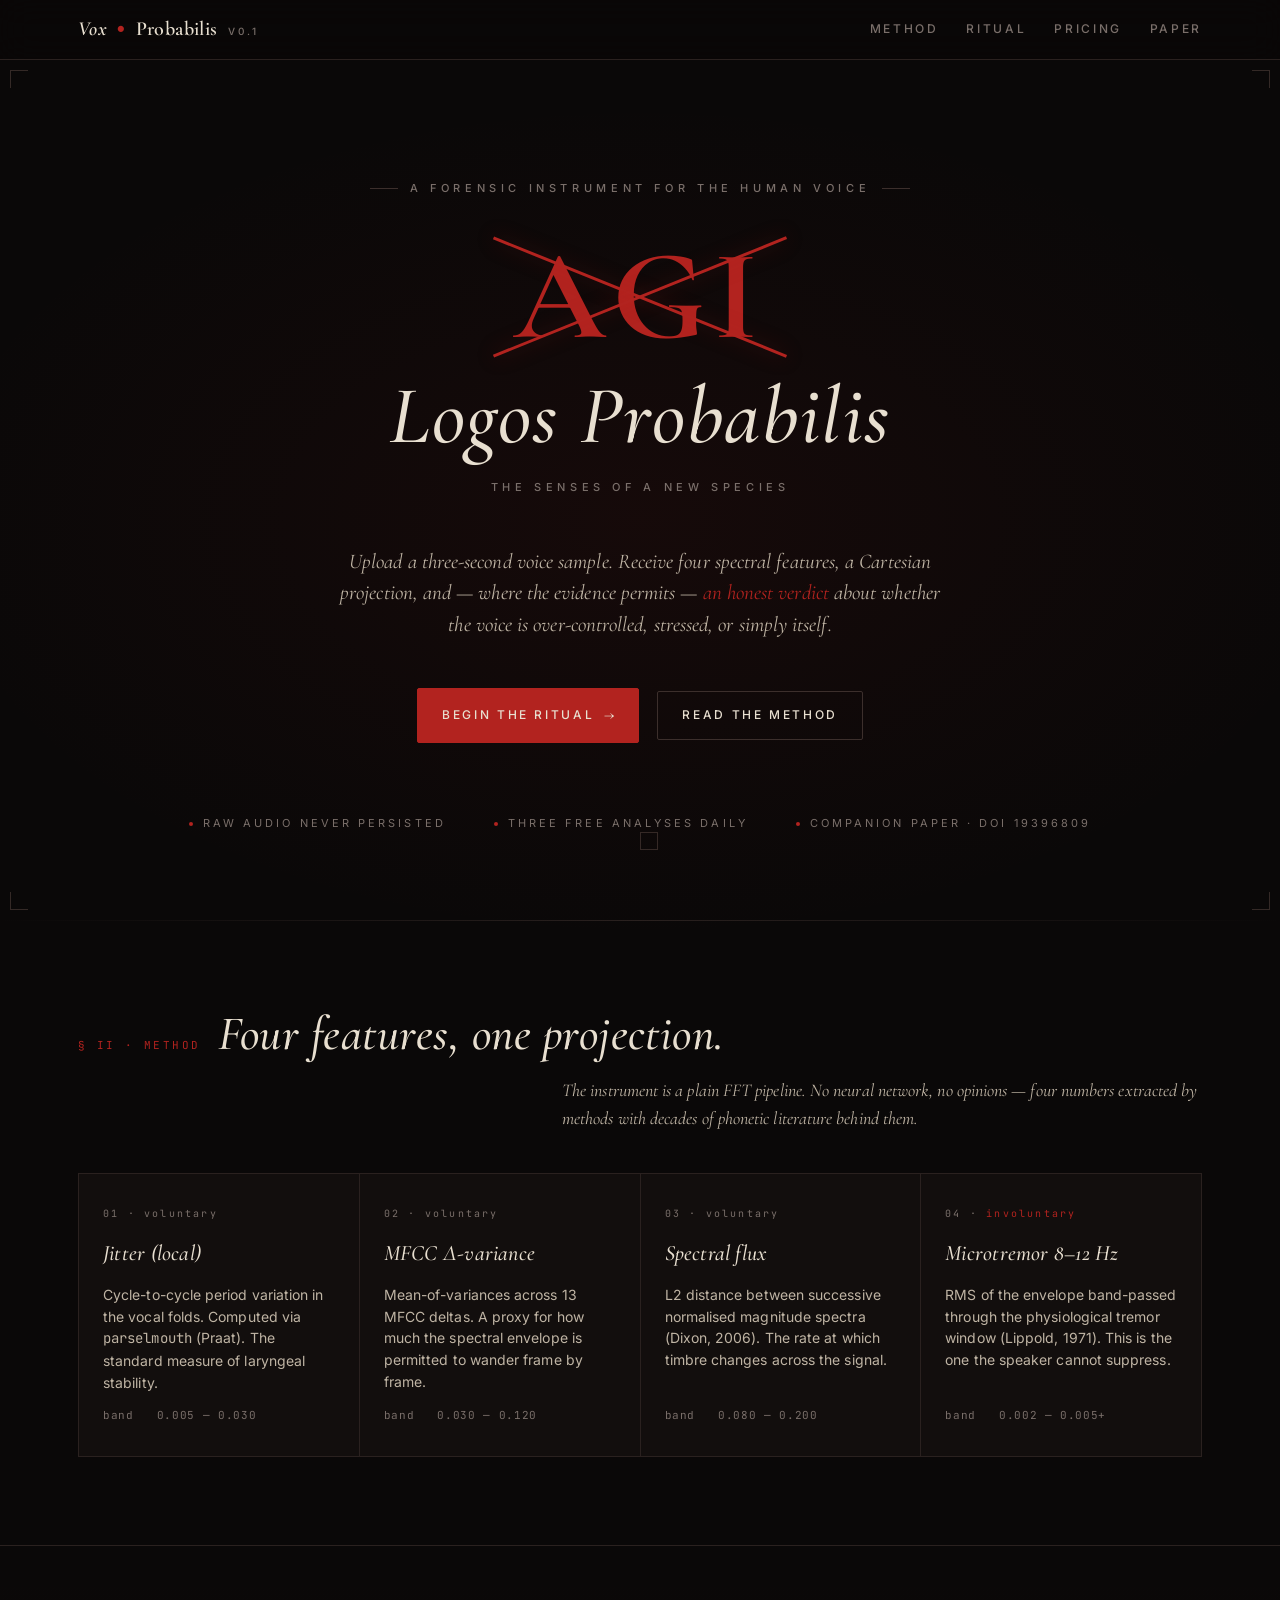
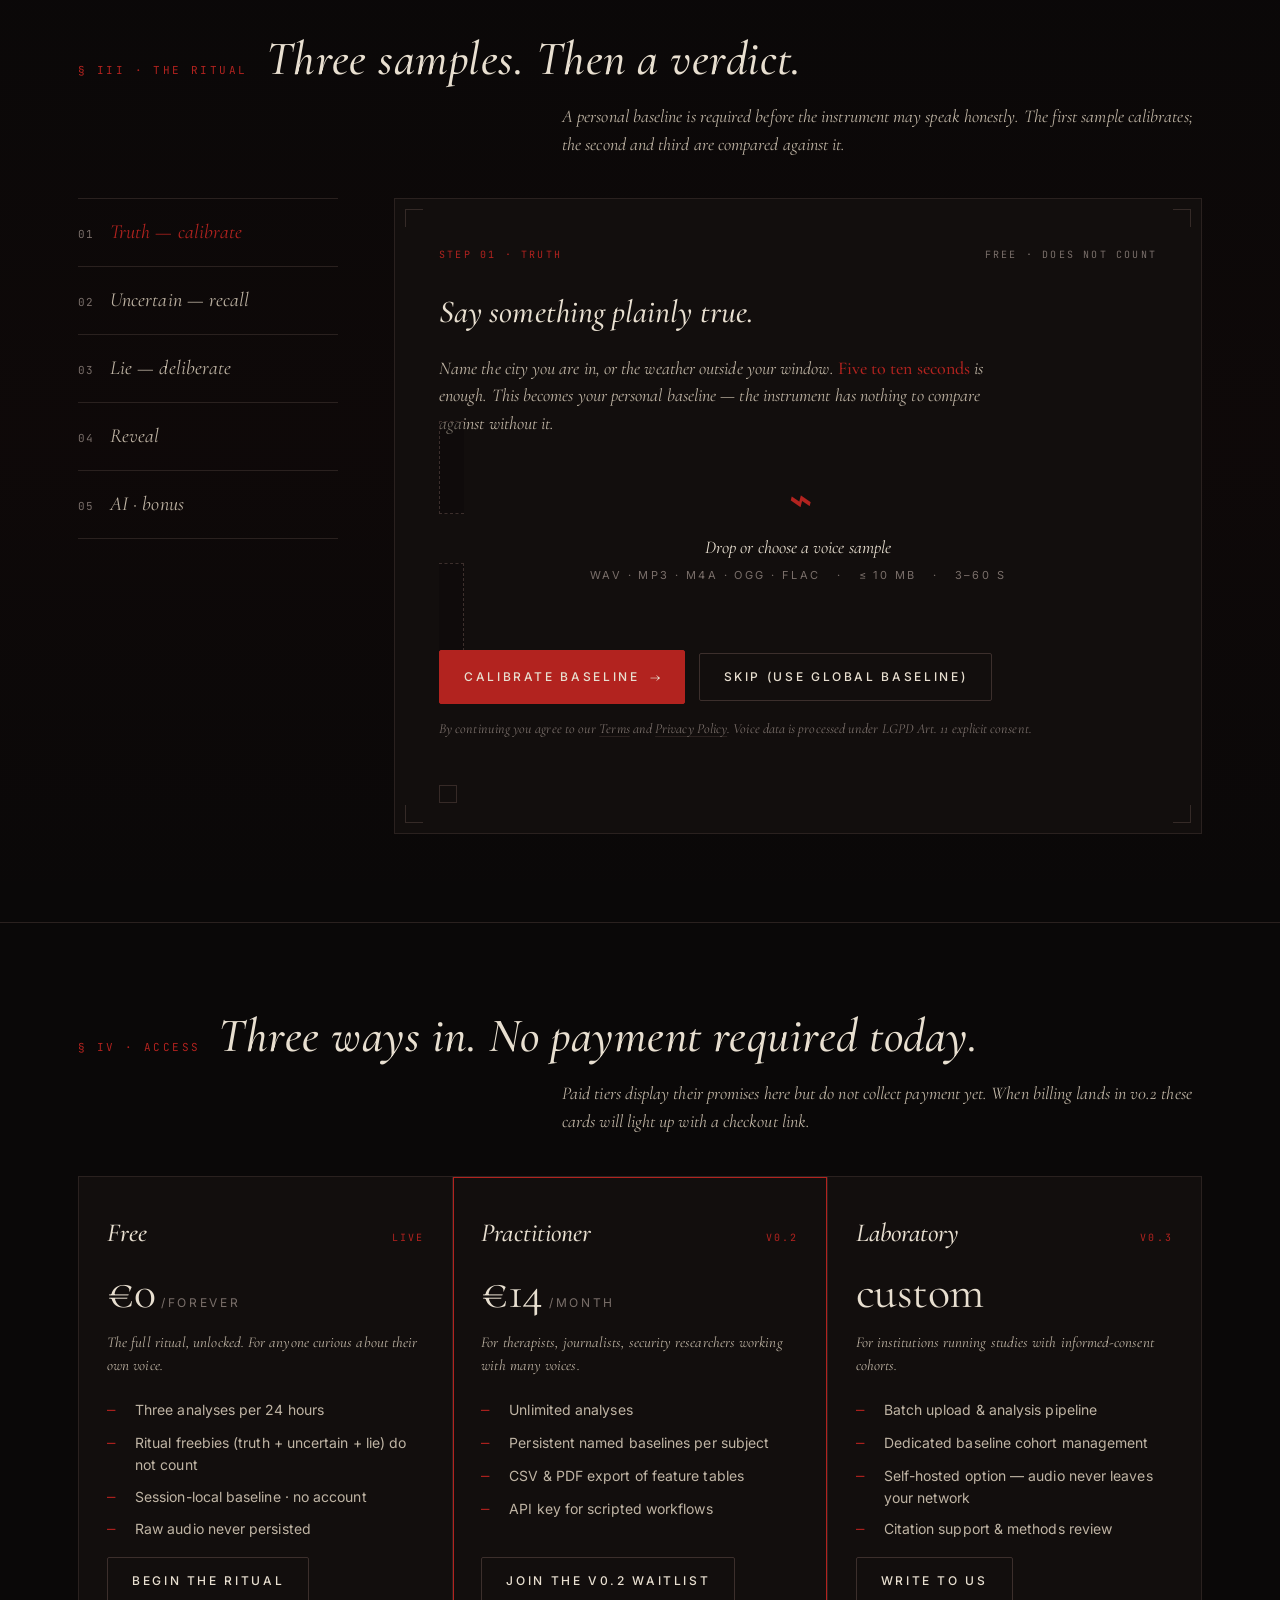
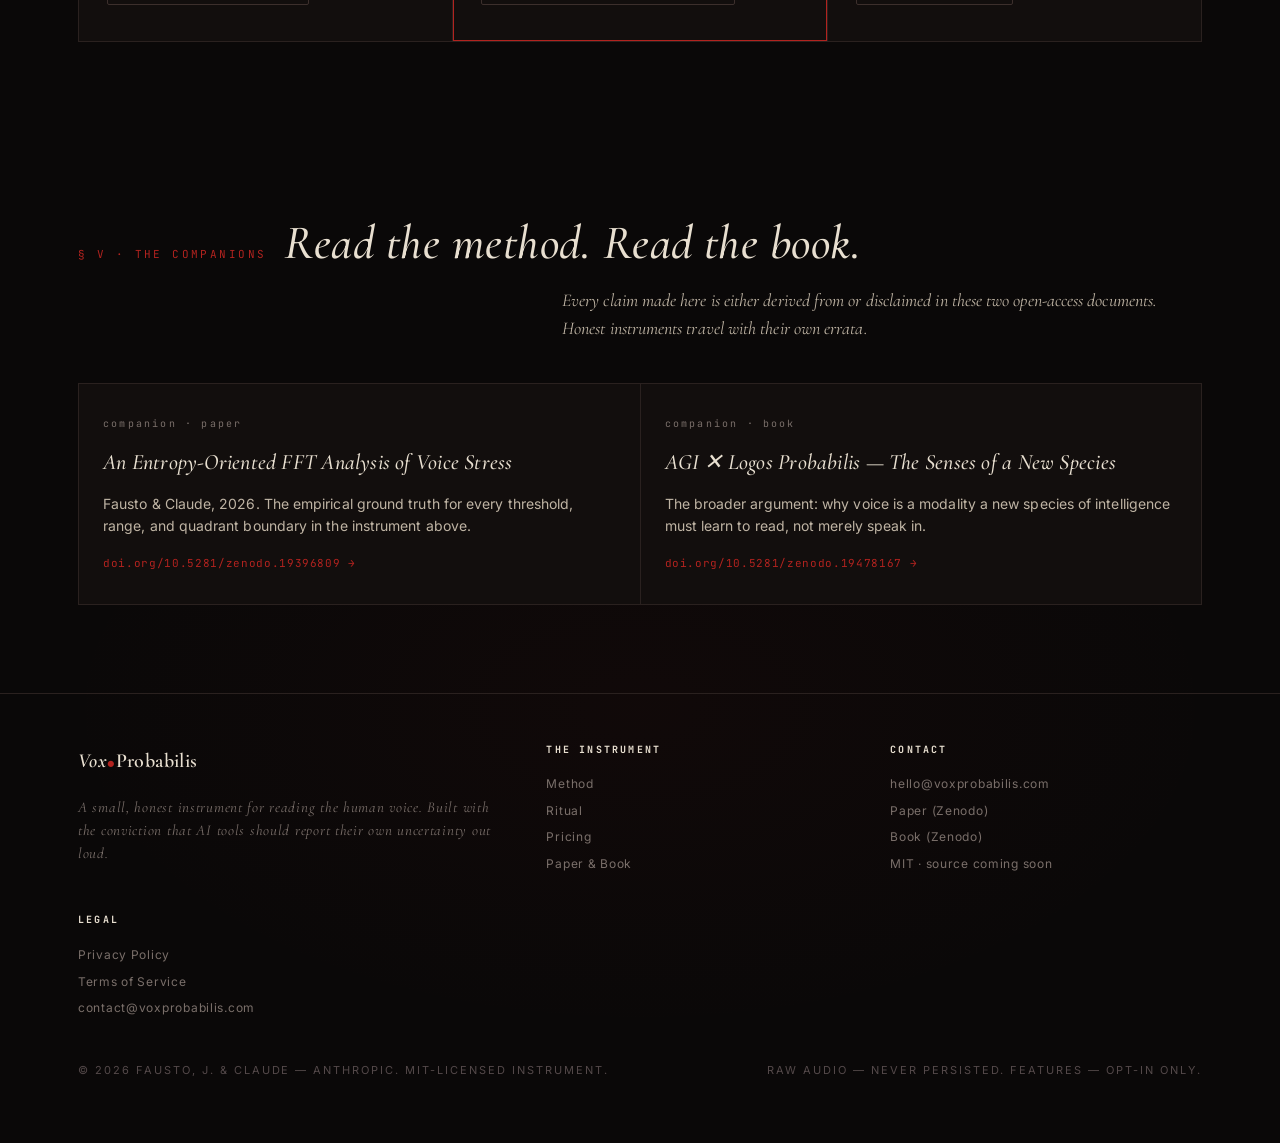
<file: landing_page/index.html>
<!doctype html>
<html lang="en">
<head>
<meta charset="utf-8" />
<meta name="viewport" content="width=device-width, initial-scale=1, viewport-fit=cover" />
<title>Vox Probabilis — A voice-stress forensic instrument</title>
<meta name="description" content="An entropy-oriented FFT analysis of the human voice. Upload a sample, receive four spectral features, a Cartesian projection, and an honest confidence verdict." />
<meta name="theme-color" content="#0A0808" />

<link rel="preconnect" href="https://fonts.googleapis.com" />
<link rel="preconnect" href="https://fonts.gstatic.com" crossorigin />
<link href="https://fonts.googleapis.com/css2?family=Cormorant+Garamond:ital,wght@0,400;0,500;0,600;0,700;1,400;1,500&family=Inter:wght@300;400;500;600&family=JetBrains+Mono:wght@300;400;500&display=swap" rel="stylesheet" />

<style>
  /* ------------------------------------------------------------
     PALETTE — extracted from the AGI ✕ LOGOS PROBABILIS cover.
     ------------------------------------------------------------ */
  :root {
    --ink:        #0A0808;   /* near-black, warm */
    --ink-2:      #120E0D;   /* card surface */
    --ink-3:      #1B1413;   /* raised surface */
    --line:       #2A211F;   /* hairline borders */
    --line-2:     #3C2F2C;   /* hover / active borders */

    --bone:       #E8DFD0;   /* primary serif text */
    --bone-dim:   #BFB4A4;
    --muted:      #7A6F6A;   /* subtitle / meta */
    --muted-2:    #54494A;   /* footnote */

    --crimson:    #B2231F;   /* cover red, primary accent */
    --crimson-2:  #7A1613;   /* deeper shadow */
    --crimson-3:  rgba(178, 35, 31, 0.18);

    --good:       #7A8F5A;   /* olive — natural / calm */
    --warn:       #C18A3B;   /* amber — medium confidence */
    --bad:        #B2231F;   /* crimson — the deception signature */

    --serif:      'Cormorant Garamond', 'EB Garamond', Georgia, serif;
    --sans:       'Inter', system-ui, -apple-system, Segoe UI, Helvetica, Arial, sans-serif;
    --mono:       'JetBrains Mono', ui-monospace, Menlo, Consolas, monospace;

    --radius:     2px;
    --max:        1180px;
  }

  /* ------------------------------------------------------------ base */
  *, *::before, *::after { box-sizing: border-box; }
  html { -webkit-text-size-adjust: 100%; }
  html, body { margin: 0; padding: 0; }
  body {
    background:
      radial-gradient(1200px 700px at 50% 12%, rgba(178, 35, 31, 0.07), transparent 60%),
      radial-gradient(900px 500px at 50% 90%, rgba(178, 35, 31, 0.04), transparent 65%),
      var(--ink);
    color: var(--bone);
    font-family: var(--sans);
    font-size: 15px;
    line-height: 1.55;
    font-weight: 400;
    letter-spacing: 0.005em;
    min-height: 100vh;
    overflow-x: hidden;
  }
  img, svg { display: block; max-width: 100%; }
  a { color: inherit; text-decoration: none; }
  a:hover { color: var(--bone); }
  button { font: inherit; color: inherit; background: none; border: 0; cursor: pointer; }
  ::selection { background: var(--crimson); color: var(--bone); }

  /* ------------------------------------------------------------ layout */
  .wrap { max-width: var(--max); margin: 0 auto; padding: 0 28px; }
  .rule {
    height: 1px;
    background: linear-gradient(to right, transparent, var(--line), transparent);
    margin: 0;
    border: 0;
  }

  /* Corner tick brackets — echoes the book cover frame */
  .framed { position: relative; }
  .framed::before,
  .framed::after,
  .framed > .fr-tr,
  .framed > .fr-bl,
  .framed > .fr-br {
    content: '';
    position: absolute;
    width: 18px;
    height: 18px;
    border: 1px solid var(--line-2);
    pointer-events: none;
    opacity: 0.85;
  }
  .framed::before { top: 10px; left: 10px;    border-right: 0; border-bottom: 0; }
  .framed > .fr-tr { top: 10px; right: 10px;  border-left: 0;  border-bottom: 0; }
  .framed > .fr-bl { bottom: 10px; left: 10px; border-right: 0; border-top: 0; }
  .framed > .fr-br { bottom: 10px; right: 10px; border-left: 0; border-top: 0; }

  /* ------------------------------------------------------------ nav */
  .nav {
    position: sticky; top: 0; z-index: 10;
    backdrop-filter: blur(16px);
    -webkit-backdrop-filter: blur(16px);
    background: rgba(10, 8, 8, 0.72);
    border-bottom: 1px solid var(--line);
  }
  .nav-inner {
    display: flex; align-items: center; justify-content: space-between;
    padding: 14px 28px; max-width: var(--max); margin: 0 auto;
  }
  .brand {
    display: inline-flex; align-items: baseline; gap: 10px;
    font-family: var(--serif); font-weight: 600;
    font-size: 20px; letter-spacing: 0.02em;
    color: var(--bone);
  }
  .brand .brand-vox { font-style: italic; }
  .brand .brand-dot { color: var(--crimson); font-size: 10px; transform: translateY(-3px); }
  .brand .brand-tag {
    font-family: var(--sans);
    font-size: 10px; letter-spacing: 0.32em; text-transform: uppercase;
    color: var(--muted); font-weight: 500;
  }
  .nav-links {
    display: flex; gap: 28px;
    font-size: 12px; letter-spacing: 0.22em; text-transform: uppercase;
    color: var(--muted); font-weight: 500;
  }
  .nav-links a:hover { color: var(--bone); }
  @media (max-width: 720px) { .nav-links { display: none; } }

  /* ------------------------------------------------------------ hero */
  .hero {
    position: relative;
    padding: 120px 0 88px;
    text-align: center;
    overflow: hidden;
  }
  .hero-eyebrow {
    font-size: 11px; letter-spacing: 0.42em; text-transform: uppercase;
    color: var(--muted); font-weight: 500;
    display: flex; justify-content: center; align-items: center; gap: 12px;
    margin-bottom: 36px;
  }
  .hero-eyebrow::before, .hero-eyebrow::after {
    content: ''; width: 28px; height: 1px; background: var(--line-2);
  }

  /* The crossed-out "AGI" — lifted directly from the cover */
  .lockup {
    display: inline-flex; flex-direction: column; align-items: center;
    gap: 14px; margin-bottom: 22px;
  }
  .lockup-cross {
    position: relative;
    font-family: var(--serif); font-weight: 700;
    font-size: clamp(64px, 12vw, 128px);
    letter-spacing: 0.06em;
    color: var(--crimson);
    line-height: 1;
    padding: 0 0.12em;
  }
  .lockup-cross::before, .lockup-cross::after {
    content: '';
    position: absolute;
    top: 50%; left: -6%;
    width: 112%; height: 3px;
    background: var(--crimson);
    transform-origin: center;
    box-shadow: 0 0 20px rgba(178, 35, 31, 0.35);
  }
  .lockup-cross::before { transform: translateY(-50%) rotate(22deg); }
  .lockup-cross::after  { transform: translateY(-50%) rotate(-22deg); }

  .lockup-title {
    font-family: var(--serif); font-style: italic; font-weight: 500;
    font-size: clamp(42px, 7vw, 82px);
    letter-spacing: 0.02em;
    color: var(--bone);
    line-height: 1.02;
  }
  .lockup-subtitle {
    font-family: var(--sans); font-weight: 500;
    font-size: 11px; letter-spacing: 0.42em; text-transform: uppercase;
    color: var(--muted);
    margin-top: 6px;
  }

  .hero-lede {
    max-width: 620px; margin: 28px auto 0;
    font-family: var(--serif); font-size: 21px; line-height: 1.5;
    color: var(--bone-dim); font-weight: 400;
    font-style: italic;
  }
  .hero-lede em { color: var(--crimson); font-style: italic; }

  .hero-cta {
    margin-top: 48px;
    display: inline-flex; align-items: center; gap: 18px;
    flex-wrap: wrap; justify-content: center;
  }
  .btn {
    display: inline-flex; align-items: center; gap: 10px;
    padding: 14px 24px;
    font-family: var(--sans); font-weight: 500;
    font-size: 12px; letter-spacing: 0.22em; text-transform: uppercase;
    border: 1px solid var(--line-2);
    background: var(--ink-2);
    color: var(--bone);
    transition: border-color 160ms ease, background 160ms ease, transform 160ms ease;
    border-radius: var(--radius);
  }
  .btn:hover { border-color: var(--crimson); background: var(--ink-3); }
  .btn:active { transform: translateY(1px); }
  .btn-primary {
    background: var(--crimson); border-color: var(--crimson); color: var(--bone);
  }
  .btn-primary:hover { background: var(--crimson-2); border-color: var(--crimson-2); }
  .btn-ghost { background: transparent; }
  .btn-arrow { font-family: var(--serif); font-size: 16px; letter-spacing: 0; }

  .hero-meta {
    margin-top: 72px;
    display: flex; gap: 48px; justify-content: center; flex-wrap: wrap;
    font-size: 11px; letter-spacing: 0.28em; text-transform: uppercase;
    color: var(--muted);
  }
  .hero-meta span { display: inline-flex; align-items: center; gap: 10px; }
  .hero-meta span::before {
    content: ''; width: 4px; height: 4px; background: var(--crimson); border-radius: 50%;
  }

  /* ------------------------------------------------------------ sections */
  section { padding: 88px 0; position: relative; }
  .section-head {
    display: flex; align-items: baseline; gap: 18px;
    margin-bottom: 40px; flex-wrap: wrap;
  }
  .section-kicker {
    font-family: var(--mono); font-size: 11px; letter-spacing: 0.22em;
    color: var(--crimson); text-transform: uppercase; font-weight: 400;
  }
  .section-title {
    font-family: var(--serif); font-weight: 500; font-style: italic;
    font-size: clamp(32px, 4.5vw, 48px);
    letter-spacing: 0.01em; line-height: 1.05;
    color: var(--bone);
    margin: 0;
  }
  .section-lede {
    max-width: 640px;
    font-family: var(--serif); font-size: 18px; line-height: 1.55;
    color: var(--bone-dim); font-style: italic;
    margin: 0 0 0 auto;
  }
  @media (max-width: 820px) { .section-lede { margin: 8px 0 0; } }

  /* ------------------------------------------------------------ method / features */
  .feature-grid {
    display: grid; grid-template-columns: repeat(4, 1fr); gap: 1px;
    background: var(--line);
    border: 1px solid var(--line);
  }
  .feature-cell {
    background: var(--ink-2);
    padding: 32px 24px;
    min-height: 220px;
    display: flex; flex-direction: column; gap: 14px;
  }
  .feature-cell .idx {
    font-family: var(--mono); font-size: 10px; letter-spacing: 0.22em;
    color: var(--muted);
  }
  .feature-cell h3 {
    font-family: var(--serif); font-weight: 500; font-style: italic;
    font-size: 22px; color: var(--bone); margin: 0;
    letter-spacing: 0.01em;
  }
  .feature-cell p {
    margin: 0; color: var(--bone-dim); font-size: 14px; line-height: 1.55;
  }
  .feature-cell .band {
    margin-top: auto;
    font-family: var(--mono); font-size: 11px; letter-spacing: 0.06em;
    color: var(--muted);
  }
  @media (max-width: 900px) { .feature-grid { grid-template-columns: repeat(2, 1fr); } }
  @media (max-width: 520px) { .feature-grid { grid-template-columns: 1fr; } }

  /* ------------------------------------------------------------ the ritual */
  .ritual {
    background:
      linear-gradient(to bottom, transparent, rgba(178, 35, 31, 0.025), transparent),
      var(--ink);
    border-top: 1px solid var(--line);
    border-bottom: 1px solid var(--line);
  }
  .ritual-grid {
    display: grid; grid-template-columns: 260px 1fr; gap: 56px;
  }
  @media (max-width: 900px) { .ritual-grid { grid-template-columns: 1fr; gap: 32px; } }

  .ritual-rail { position: sticky; top: 88px; align-self: start; }
  .rail-step {
    display: grid; grid-template-columns: 32px 1fr; align-items: baseline;
    padding: 18px 0;
    border-top: 1px solid var(--line);
    cursor: pointer;
    transition: color 160ms ease;
  }
  .rail-step:last-child { border-bottom: 1px solid var(--line); }
  .rail-step .n {
    font-family: var(--mono); font-size: 11px; letter-spacing: 0.1em;
    color: var(--muted);
  }
  .rail-step .t {
    font-family: var(--serif); font-style: italic; font-size: 20px;
    color: var(--bone-dim);
  }
  .rail-step.is-active .t { color: var(--crimson); }
  .rail-step.is-done .n { color: var(--crimson); }
  .rail-step.is-done .n::before { content: '✓ '; color: var(--crimson); }

  .ritual-stage {
    position: relative;
    background: var(--ink-2);
    border: 1px solid var(--line);
    min-height: 520px;
    padding: 48px 44px;
  }
  @media (max-width: 640px) { .ritual-stage { padding: 32px 24px; } }

  .stage { display: none; }
  .stage.is-active { display: block; }

  .stage-head {
    display: flex; align-items: baseline; justify-content: space-between;
    gap: 16px; flex-wrap: wrap; margin-bottom: 24px;
  }
  .stage-kicker {
    font-family: var(--mono); font-size: 10px; letter-spacing: 0.22em;
    color: var(--crimson); text-transform: uppercase;
  }
  .stage-title {
    font-family: var(--serif); font-weight: 500; font-style: italic;
    font-size: 32px; margin: 0; color: var(--bone);
  }
  .stage-prompt {
    font-family: var(--serif); font-size: 18px; line-height: 1.55;
    color: var(--bone-dim); font-style: italic;
    max-width: 560px;
  }
  .stage-prompt strong { color: var(--crimson); font-style: normal; font-weight: 500; }

  /* Upload dropzone */
  .drop {
    margin-top: 28px;
    border: 1px dashed var(--line-2);
    padding: 36px 24px;
    text-align: center;
    transition: border-color 160ms ease, background 160ms ease;
    cursor: pointer;
    background: rgba(10, 8, 8, 0.4);
  }
  .drop:hover, .drop.is-drag { border-color: var(--crimson); background: rgba(178, 35, 31, 0.04); }
  .drop-icon {
    font-family: var(--serif); font-style: italic; font-size: 42px;
    color: var(--crimson); line-height: 1;
  }
  .drop-text {
    margin-top: 12px;
    font-family: var(--serif); font-size: 18px; font-style: italic; color: var(--bone);
  }
  .drop-hint {
    margin-top: 6px;
    font-size: 11px; letter-spacing: 0.22em; text-transform: uppercase; color: var(--muted);
  }
  .drop input[type="file"] { display: none; }
  .drop-file {
    margin-top: 14px;
    font-family: var(--mono); font-size: 12px; color: var(--bone-dim);
  }

  .stage-actions {
    margin-top: 28px;
    display: flex; align-items: center; gap: 14px; flex-wrap: wrap;
  }

  .stage-status {
    margin-top: 24px;
    min-height: 22px;
    font-family: var(--mono); font-size: 12px; letter-spacing: 0.1em;
    color: var(--muted);
  }
  .stage-status.is-err { color: var(--crimson); }
  .stage-status.is-ok  { color: var(--good); }

  /* Baseline readout */
  .baseline-panel {
    margin-top: 24px;
    padding: 20px 22px;
    border: 1px solid var(--line);
    background: var(--ink-3);
    display: none;
  }
  .baseline-panel.is-open { display: block; }
  .baseline-panel h4 {
    font-family: var(--mono); font-size: 10px; letter-spacing: 0.22em;
    color: var(--crimson); text-transform: uppercase;
    margin: 0 0 12px;
  }
  .baseline-row {
    display: flex; justify-content: space-between; align-items: baseline;
    padding: 6px 0;
    font-family: var(--mono); font-size: 13px;
    border-bottom: 1px dotted var(--line);
  }
  .baseline-row:last-child { border-bottom: 0; }
  .baseline-row .k { color: var(--muted); }
  .baseline-row .v { color: var(--bone); }

  /* ------------------------------------------------------------ reveal */
  .reveal-grid {
    display: grid; grid-template-columns: 1.1fr 1fr; gap: 48px;
    align-items: start;
  }
  @media (max-width: 900px) { .reveal-grid { grid-template-columns: 1fr; gap: 32px; } }

  .quadrant-wrap {
    position: relative;
    padding: 28px;
    background: var(--ink);
    border: 1px solid var(--line);
  }
  .quadrant-head {
    display: flex; justify-content: space-between; align-items: baseline;
    margin-bottom: 16px;
    font-family: var(--mono); font-size: 10px; letter-spacing: 0.22em;
    color: var(--muted); text-transform: uppercase;
  }
  .quadrant-head .q-label { color: var(--crimson); }
  .quadrant-svg { width: 100%; height: auto; display: block; }

  .quadrant-legend {
    margin-top: 16px;
    display: grid; grid-template-columns: 1fr 1fr; gap: 8px 20px;
    font-size: 11px; letter-spacing: 0.14em; text-transform: uppercase;
    color: var(--muted);
  }
  .quadrant-legend .danger { color: var(--crimson); }

  .reveal-side { display: flex; flex-direction: column; gap: 20px; }

  .verdict {
    padding: 24px;
    background: var(--ink-2);
    border: 1px solid var(--line);
    border-left: 2px solid var(--crimson);
    position: relative;
  }
  .verdict .kicker {
    font-family: var(--mono); font-size: 10px; letter-spacing: 0.22em;
    color: var(--crimson); text-transform: uppercase;
  }
  .verdict .name {
    font-family: var(--serif); font-style: italic; font-size: 32px;
    color: var(--bone); margin: 8px 0 8px;
  }
  .verdict .tag {
    font-family: var(--mono); font-size: 11px; letter-spacing: 0.12em;
    color: var(--bone-dim);
  }
  .confidence {
    margin-top: 18px;
    display: flex; align-items: center; gap: 10px;
    font-family: var(--mono); font-size: 11px; letter-spacing: 0.18em;
    text-transform: uppercase;
  }
  .conf-dot { width: 8px; height: 8px; border-radius: 50%; background: var(--muted); }
  .conf-high .conf-dot { background: var(--good); }
  .conf-medium .conf-dot { background: var(--warn); }
  .conf-low .conf-dot { background: var(--crimson); }
  .conf-unreliable .conf-dot { background: var(--muted); }

  .readout {
    padding: 20px 22px;
    background: var(--ink-2);
    border: 1px solid var(--line);
  }
  .readout h4 {
    font-family: var(--mono); font-size: 10px; letter-spacing: 0.22em;
    color: var(--muted); text-transform: uppercase;
    margin: 0 0 14px;
  }
  .readout-row {
    display: grid; grid-template-columns: 1fr auto auto;
    gap: 16px; align-items: baseline;
    padding: 10px 0;
    border-bottom: 1px dotted var(--line);
  }
  .readout-row:last-child { border-bottom: 0; }
  .readout-row .rk { font-family: var(--serif); font-style: italic; color: var(--bone); font-size: 15px; }
  .readout-row .rv { font-family: var(--mono); font-size: 13px; color: var(--bone-dim); font-variant-numeric: tabular-nums; }
  .readout-row .rd { font-family: var(--mono); font-size: 12px; font-variant-numeric: tabular-nums; }
  .rd-up   { color: var(--crimson); }
  .rd-dn   { color: var(--good); }
  .rd-zero { color: var(--muted); }

  .method-note {
    padding: 18px 20px;
    border: 1px solid var(--line);
    background: rgba(178, 35, 31, 0.035);
    font-family: var(--serif); font-style: italic; font-size: 14px; line-height: 1.6;
    color: var(--bone-dim);
  }
  .method-note::before {
    content: '§ methodology';
    display: block;
    font-family: var(--mono); font-style: normal;
    font-size: 10px; letter-spacing: 0.22em; text-transform: uppercase;
    color: var(--crimson); margin-bottom: 8px;
  }

  /* ------------------------------------------------------------ pricing */
  .pricing-grid {
    display: grid; grid-template-columns: repeat(3, 1fr); gap: 1px;
    background: var(--line);
    border: 1px solid var(--line);
  }
  @media (max-width: 900px) { .pricing-grid { grid-template-columns: 1fr; } }

  .tier {
    background: var(--ink-2);
    padding: 36px 28px;
    display: flex; flex-direction: column; gap: 16px;
    min-height: 460px;
  }
  .tier-head {
    display: flex; justify-content: space-between; align-items: baseline;
  }
  .tier-name {
    font-family: var(--serif); font-style: italic; font-weight: 500;
    font-size: 26px; color: var(--bone); margin: 0;
  }
  .tier-badge {
    font-family: var(--mono); font-size: 10px; letter-spacing: 0.22em;
    text-transform: uppercase; color: var(--crimson);
  }
  .tier-price {
    font-family: var(--serif); font-size: 46px; line-height: 1;
    color: var(--bone); letter-spacing: -0.01em;
  }
  .tier-price .per {
    font-family: var(--sans); font-size: 12px; letter-spacing: 0.22em;
    text-transform: uppercase; color: var(--muted); margin-left: 6px;
  }
  .tier-lede {
    font-family: var(--serif); font-style: italic; font-size: 15px;
    color: var(--bone-dim); margin: 0;
  }
  .tier-list {
    list-style: none; padding: 0; margin: 6px 0 0;
    display: flex; flex-direction: column; gap: 10px;
  }
  .tier-list li {
    display: grid; grid-template-columns: 18px 1fr; gap: 10px;
    align-items: baseline;
    font-size: 14px; color: var(--bone-dim);
  }
  .tier-list li::before {
    content: '—'; color: var(--crimson); font-family: var(--mono);
  }
  .tier-cta { margin-top: auto; }
  .tier-highlight { position: relative; }
  .tier-highlight::before {
    content: '';
    position: absolute; inset: 0;
    border: 1px solid var(--crimson);
    pointer-events: none;
  }

  /* ------------------------------------------------------------ footer */
  .foot {
    border-top: 1px solid var(--line);
    padding: 48px 0 64px;
    font-size: 12px; letter-spacing: 0.06em; color: var(--muted);
  }
  .foot-grid {
    display: grid; grid-template-columns: 1.4fr 1fr 1fr; gap: 32px;
  }
  @media (max-width: 720px) { .foot-grid { grid-template-columns: 1fr; } }
  .foot h5 {
    font-family: var(--mono); font-size: 10px; letter-spacing: 0.22em;
    color: var(--bone); text-transform: uppercase;
    margin: 0 0 14px;
  }
  .foot a { display: block; padding: 4px 0; }
  .foot-small {
    margin-top: 40px;
    display: flex; justify-content: space-between; flex-wrap: wrap; gap: 12px;
    font-size: 11px; letter-spacing: 0.18em; text-transform: uppercase;
    color: var(--muted-2);
  }

  /* ------------------------------------------------------------ utilities */
  .mono { font-family: var(--mono); }
  .serif { font-family: var(--serif); }
  .hide { display: none !important; }
</style>
</head>

<body>

<!-- ============================================================ NAV -->
<nav class="nav" aria-label="Primary">
  <div class="nav-inner">
    <a class="brand" href="#top" aria-label="Vox Probabilis home">
      <span class="brand-vox">Vox</span><span class="brand-dot">●</span><span>Probabilis</span>
      <span class="brand-tag">v0.1</span>
    </a>
    <div class="nav-links" role="navigation">
      <a href="#method">Method</a>
      <a href="#ritual">Ritual</a>
      <a href="#pricing">Pricing</a>
      <a href="#paper">Paper</a>
    </div>
  </div>
</nav>

<main id="top">

  <!-- ========================================================== HERO -->
  <header class="hero framed">
    <span class="fr-tr"></span><span class="fr-bl"></span><span class="fr-br"></span>
    <div class="wrap">
      <div class="hero-eyebrow">A Forensic Instrument for the Human Voice</div>

      <div class="lockup">
        <div class="lockup-cross" aria-hidden="true">AGI</div>
        <div class="lockup-title">Logos Probabilis</div>
        <div class="lockup-subtitle">The Senses of a New Species</div>
      </div>

      <p class="hero-lede">
        Upload a three-second voice sample. Receive four spectral features, a
        Cartesian projection, and — where the evidence permits — <em>an honest verdict</em>
        about whether the voice is over-controlled, stressed, or simply itself.
      </p>

      <div class="hero-cta">
        <a class="btn btn-primary" href="#ritual">
          <span>Begin the Ritual</span><span class="btn-arrow">→</span>
        </a>
        <a class="btn btn-ghost" href="#method">Read the Method</a>
      </div>

      <div class="hero-meta">
        <span>Raw audio never persisted</span>
        <span>Three free analyses daily</span>
        <span>Companion paper · DOI 19396809</span>
      </div>
    </div>
  </header>

  <hr class="rule" />

  <!-- ========================================================== METHOD -->
  <section id="method">
    <div class="wrap">
      <div class="section-head">
        <span class="section-kicker">§ ii · method</span>
        <h2 class="section-title">Four features, one projection.</h2>
        <p class="section-lede">
          The instrument is a plain FFT pipeline. No neural network, no opinions &mdash;
          four numbers extracted by methods with decades of phonetic literature behind them.
        </p>
      </div>

      <div class="feature-grid">
        <article class="feature-cell">
          <span class="idx">01 · voluntary</span>
          <h3>Jitter <em>(local)</em></h3>
          <p>
            Cycle-to-cycle period variation in the vocal folds. Computed via
            <span class="mono">parselmouth</span> (Praat). The standard measure of
            laryngeal stability.
          </p>
          <div class="band">band &nbsp; 0.005 &mdash; 0.030</div>
        </article>

        <article class="feature-cell">
          <span class="idx">02 · voluntary</span>
          <h3>MFCC &Delta;-variance</h3>
          <p>
            Mean-of-variances across 13 MFCC deltas. A proxy for how much the
            spectral envelope is permitted to wander frame by frame.
          </p>
          <div class="band">band &nbsp; 0.030 &mdash; 0.120</div>
        </article>

        <article class="feature-cell">
          <span class="idx">03 · voluntary</span>
          <h3>Spectral flux</h3>
          <p>
            L2 distance between successive normalised magnitude spectra (Dixon, 2006).
            The rate at which timbre changes across the signal.
          </p>
          <div class="band">band &nbsp; 0.080 &mdash; 0.200</div>
        </article>

        <article class="feature-cell">
          <span class="idx">04 · <span style="color:var(--crimson)">involuntary</span></span>
          <h3>Micro&shy;tremor <em>8&ndash;12 Hz</em></h3>
          <p>
            RMS of the envelope band-passed through the physiological tremor window
            (Lippold, 1971). This is the one the speaker cannot suppress.
          </p>
          <div class="band">band &nbsp; 0.002 &mdash; 0.005+</div>
        </article>
      </div>
    </div>
  </section>

  <!-- ========================================================== RITUAL -->
  <section id="ritual" class="ritual">
    <div class="wrap">
      <div class="section-head">
        <span class="section-kicker">§ iii · the ritual</span>
        <h2 class="section-title">Three samples. Then a verdict.</h2>
        <p class="section-lede">
          A personal baseline is required before the instrument may speak honestly.
          The first sample calibrates; the second and third are compared against it.
        </p>
      </div>

      <div class="ritual-grid">

        <!-- Rail -->
        <aside class="ritual-rail" aria-label="Ritual steps">
          <div class="rail-step is-active" data-step="1">
            <span class="n">01</span><span class="t">Truth — calibrate</span>
          </div>
          <div class="rail-step" data-step="2">
            <span class="n">02</span><span class="t">Uncertain — recall</span>
          </div>
          <div class="rail-step" data-step="3">
            <span class="n">03</span><span class="t">Lie — deliberate</span>
          </div>
          <div class="rail-step" data-step="4">
            <span class="n">04</span><span class="t">Reveal</span>
          </div>
          <div class="rail-step" data-step="5">
            <span class="n">05</span><span class="t">AI · bonus</span>
          </div>
        </aside>

        <!-- Stage -->
        <div class="ritual-stage framed">
          <span class="fr-tr"></span><span class="fr-bl"></span><span class="fr-br"></span>

          <!-- STEP 1 · CALIBRATE -->
          <div class="stage is-active" data-stage="1">
            <div class="stage-head">
              <span class="stage-kicker">Step 01 · Truth</span>
              <span class="stage-kicker" style="color:var(--muted)">free · does not count</span>
            </div>
            <h3 class="stage-title">Say something plainly true.</h3>
            <p class="stage-prompt">
              Name the city you are in, or the weather outside your window.
              <strong>Five to ten seconds</strong> is enough. This becomes your
              personal baseline &mdash; the instrument has nothing to compare against without it.
            </p>

            <label class="drop" data-drop="1">
              <input type="file" accept="audio/wav,audio/mpeg,audio/mp4,audio/ogg,audio/flac,audio/x-m4a" />
              <div class="drop-icon">⌁</div>
              <div class="drop-text">Drop or choose a voice sample</div>
              <div class="drop-hint">wav · mp3 · m4a · ogg · flac &nbsp; · &nbsp; ≤ 10 mb &nbsp; · &nbsp; 3–60 s</div>
              <div class="drop-file" data-filename></div>
            </label>

            <div class="stage-actions">
              <button class="btn btn-primary" data-action="calibrate">
                <span>Calibrate baseline</span><span class="btn-arrow">→</span>
              </button>
              <button class="btn btn-ghost" data-action="skip-calibrate">Skip (use global baseline)</button>
            </div>
            <p class="consent-line" style="margin: 14px 0 0; font-family: var(--serif); font-style: italic; font-size: 14px; color: var(--muted); line-height: 1.5;">
              By continuing you agree to our <a href="/terms" style="text-decoration: underline; text-decoration-color: var(--line); text-underline-offset: 3px;">Terms</a> and <a href="/privacy" style="text-decoration: underline; text-decoration-color: var(--line); text-underline-offset: 3px;">Privacy Policy</a>. Voice data is processed under LGPD Art. 11 explicit consent.
            </p>
            <div class="stage-status" data-status="1"></div>

            <div class="baseline-panel" data-baseline-panel>
              <h4>Your baseline</h4>
              <div class="baseline-row"><span class="k">jitter · local</span><span class="v" data-bl="jitter_local">—</span></div>
              <div class="baseline-row"><span class="k">mfcc Δ-variance</span><span class="v" data-bl="mfcc_delta_var_mean">—</span></div>
              <div class="baseline-row"><span class="k">spectral flux</span><span class="v" data-bl="spectral_flux_mean">—</span></div>
              <div class="baseline-row"><span class="k">microtremor</span><span class="v" data-bl="microtremor_envelope">—</span></div>
              <div class="baseline-row"><span class="k">voiced frame ratio</span><span class="v" data-bl="voiced_frame_ratio">—</span></div>
            </div>
          </div>

          <!-- STEP 2 · UNCERTAIN -->
          <div class="stage" data-stage="2">
            <div class="stage-head">
              <span class="stage-kicker">Step 02 · Uncertain</span>
              <span class="stage-kicker" style="color:var(--muted)">one freebie · today</span>
            </div>
            <h3 class="stage-title">Say something you are unsure of.</h3>
            <p class="stage-prompt">
              A memory you cannot quite retrieve, a name you half-recall, a fact you
              believe but would not bet on. <strong>Natural hesitation</strong> is expected
              here &mdash; the instrument is not scoring you, only watching.
            </p>

            <label class="drop" data-drop="2">
              <input type="file" accept="audio/wav,audio/mpeg,audio/mp4,audio/ogg,audio/flac,audio/x-m4a" />
              <div class="drop-icon">⌁</div>
              <div class="drop-text">Drop or choose a voice sample</div>
              <div class="drop-hint">wav · mp3 · m4a · ogg · flac</div>
              <div class="drop-file" data-filename></div>
            </label>

            <div class="stage-actions">
              <button class="btn btn-primary" data-action="analyze" data-ritual="uncertain">
                <span>Analyse (uncertain)</span><span class="btn-arrow">→</span>
              </button>
              <button class="btn btn-ghost" data-action="prev">Back</button>
            </div>
            <div class="stage-status" data-status="2"></div>
          </div>

          <!-- STEP 3 · LIE -->
          <div class="stage" data-stage="3">
            <div class="stage-head">
              <span class="stage-kicker">Step 03 · Lie</span>
              <span class="stage-kicker" style="color:var(--muted)">one freebie · today</span>
            </div>
            <h3 class="stage-title">Now say something you know to be false.</h3>
            <p class="stage-prompt">
              A <strong>deliberate fabrication</strong>, plainly stated. The purpose is
              not to catch you &mdash; it is to observe the voluntary suppression and
              involuntary tremor that accompany the act. You already know whether you lied.
              The instrument is simply reading it off the spectrum.
            </p>

            <label class="drop" data-drop="3">
              <input type="file" accept="audio/wav,audio/mpeg,audio/mp4,audio/ogg,audio/flac,audio/x-m4a" />
              <div class="drop-icon">⌁</div>
              <div class="drop-text">Drop or choose a voice sample</div>
              <div class="drop-hint">wav · mp3 · m4a · ogg · flac</div>
              <div class="drop-file" data-filename></div>
            </label>

            <div class="stage-actions">
              <button class="btn btn-primary" data-action="analyze" data-ritual="lie">
                <span>Reveal the signature</span><span class="btn-arrow">→</span>
              </button>
              <button class="btn btn-ghost" data-action="prev">Back</button>
            </div>
            <div class="stage-status" data-status="3"></div>
          </div>

          <!-- STEP 4 · REVEAL -->
          <div class="stage" data-stage="4">
            <div class="stage-head">
              <span class="stage-kicker">Step 04 · Reveal</span>
              <span class="stage-kicker" data-quota style="color:var(--muted)"></span>
            </div>

            <div class="reveal-grid">

              <!-- Plot -->
              <div class="quadrant-wrap">
                <div class="quadrant-head">
                  <span>Cartesian projection</span>
                  <span class="q-label" data-q-label>—</span>
                </div>
                <svg class="quadrant-svg" viewBox="0 0 400 400" role="img" aria-label="Quadrant projection">
                  <!-- quadrant fills -->
                  <rect x="0"   y="0"   width="200" height="200" fill="rgba(178,35,31,0.09)" />
                  <rect x="200" y="0"   width="200" height="200" fill="rgba(193,138,59,0.05)" />
                  <rect x="0"   y="200" width="200" height="200" fill="rgba(122,143,90,0.04)" />
                  <rect x="200" y="200" width="200" height="200" fill="rgba(122,143,90,0.07)" />

                  <!-- axes -->
                  <line x1="200" y1="10"  x2="200" y2="390" stroke="#3C2F2C" stroke-width="1" />
                  <line x1="10"  y1="200" x2="390" y2="200" stroke="#3C2F2C" stroke-width="1" />

                  <!-- grid -->
                  <g stroke="#2A211F" stroke-width="0.5" stroke-dasharray="2 4">
                    <line x1="100" y1="10" x2="100" y2="390" /><line x1="300" y1="10" x2="300" y2="390" />
                    <line x1="10" y1="100" x2="390" y2="100" /><line x1="10" y1="300" x2="390" y2="300" />
                  </g>

                  <!-- axis labels -->
                  <g font-family="JetBrains Mono" font-size="9" fill="#7A6F6A" letter-spacing="1">
                    <text x="200" y="402" text-anchor="middle">NATURALNESS →</text>
                    <text x="6" y="200" transform="rotate(-90 6 200)" text-anchor="middle">INVOLUNTARY STRESS →</text>
                  </g>

                  <!-- quadrant corner labels -->
                  <g font-family="Cormorant Garamond" font-style="italic" font-size="13">
                    <text x="14"  y="24"  fill="#B2231F">over-controlled · tense</text>
                    <text x="386" y="24"  fill="#C18A3B" text-anchor="end">natural · stressed</text>
                    <text x="14"  y="392" fill="#7A8F5A">over-controlled · calm</text>
                    <text x="386" y="392" fill="#7A8F5A" text-anchor="end">natural · calm</text>
                  </g>

                  <!-- points placeholder (populated by JS) -->
                  <g data-points></g>
                </svg>
                <div class="quadrant-legend">
                  <span class="danger">● over-controlled · tense &nbsp; = &nbsp; deception signature</span>
                  <span>● natural &nbsp; = &nbsp; unsuppressed voluntary variation</span>
                </div>
              </div>

              <!-- Side panel -->
              <div class="reveal-side">
                <div class="verdict">
                  <span class="kicker" data-verdict-kicker>quadrant</span>
                  <div class="name" data-verdict-name>—</div>
                  <div class="tag" data-verdict-tag>awaiting sample</div>
                  <div class="confidence" data-confidence>
                    <span class="conf-dot"></span><span data-confidence-label>confidence · —</span>
                  </div>
                </div>

                <div class="readout">
                  <h4>features &amp; deltas</h4>
                  <div class="readout-row">
                    <span class="rk">jitter &mdash; local</span>
                    <span class="rv" data-f="jitter_local">—</span>
                    <span class="rd" data-d="jitter_local_pct">—</span>
                  </div>
                  <div class="readout-row">
                    <span class="rk">mfcc Δ-variance</span>
                    <span class="rv" data-f="mfcc_delta_var_mean">—</span>
                    <span class="rd" data-d="mfcc_delta_var_pct">—</span>
                  </div>
                  <div class="readout-row">
                    <span class="rk">spectral flux</span>
                    <span class="rv" data-f="spectral_flux_mean">—</span>
                    <span class="rd" data-d="spectral_flux_pct">—</span>
                  </div>
                  <div class="readout-row">
                    <span class="rk">microtremor</span>
                    <span class="rv" data-f="microtremor_envelope">—</span>
                    <span class="rd" data-d="microtremor_envelope_pct">—</span>
                  </div>
                </div>

                <div class="method-note" data-method-note>
                  Features are computed per the methods described in
                  DOI&nbsp;10.5281/zenodo.19396809. The deception signature was validated
                  on <em>n = 3</em> recordings from a single speaker. Generalisation to
                  your voice is hypothesised but not proven.
                </div>
              </div>
            </div>

            <div class="stage-actions" style="margin-top: 32px;">
              <button class="btn btn-primary" data-action="goto" data-target="5">
                <span>Ask the AI (bonus)</span><span class="btn-arrow">→</span>
              </button>
              <button class="btn btn-ghost" data-action="restart">Start over</button>
            </div>
          </div>

          <!-- STEP 5 · AI BONUS -->
          <div class="stage" data-stage="5">
            <div class="stage-head">
              <span class="stage-kicker">Step 05 · AI Bonus</span>
              <span class="stage-kicker" style="color:var(--muted)">counts against quota</span>
            </div>
            <h3 class="stage-title">Now let a machine speak the same words.</h3>
            <p class="stage-prompt">
              Generate the same sentence with any text-to-speech model you prefer
              &mdash; upload it here. The instrument will measure whether synthetic
              speech lands closer to <strong>over-controlled</strong> than human truth,
              or whether modern models have learnt to tremble convincingly.
            </p>

            <label class="drop" data-drop="5">
              <input type="file" accept="audio/wav,audio/mpeg,audio/mp4,audio/ogg,audio/flac,audio/x-m4a" />
              <div class="drop-icon">⌁</div>
              <div class="drop-text">Upload the AI-generated voice</div>
              <div class="drop-hint">wav · mp3 · m4a · ogg · flac</div>
              <div class="drop-file" data-filename></div>
            </label>

            <div class="stage-actions">
              <button class="btn btn-primary" data-action="analyze" data-ritual="ai_bonus">
                <span>Analyse synthetic voice</span><span class="btn-arrow">→</span>
              </button>
              <button class="btn btn-ghost" data-action="goto" data-target="4">Back to reveal</button>
            </div>
            <div class="stage-status" data-status="5"></div>
          </div>

        </div>
      </div>
    </div>
  </section>

  <!-- ========================================================== PRICING -->
  <section id="pricing">
    <div class="wrap">
      <div class="section-head">
        <span class="section-kicker">§ iv · access</span>
        <h2 class="section-title">Three ways in. No payment required today.</h2>
        <p class="section-lede">
          Paid tiers display their promises here but do not collect payment yet.
          When billing lands in v0.2 these cards will light up with a checkout link.
        </p>
      </div>

      <div class="pricing-grid">

        <article class="tier">
          <div class="tier-head">
            <h3 class="tier-name">Free</h3>
            <span class="tier-badge">live</span>
          </div>
          <div class="tier-price">€0<span class="per">/forever</span></div>
          <p class="tier-lede">The full ritual, unlocked. For anyone curious about their own voice.</p>
          <ul class="tier-list">
            <li>Three analyses per 24 hours</li>
            <li>Ritual freebies (truth + uncertain + lie) do not count</li>
            <li>Session-local baseline · no account</li>
            <li>Raw audio never persisted</li>
          </ul>
          <div class="tier-cta">
            <a class="btn btn-ghost" href="#ritual">Begin the Ritual</a>
          </div>
        </article>

        <article class="tier tier-highlight">
          <div class="tier-head">
            <h3 class="tier-name">Practitioner</h3>
            <span class="tier-badge">v0.2</span>
          </div>
          <div class="tier-price">€14<span class="per">/month</span></div>
          <p class="tier-lede">For therapists, journalists, security researchers working with many voices.</p>
          <ul class="tier-list">
            <li>Unlimited analyses</li>
            <li>Persistent named baselines per subject</li>
            <li>CSV &amp; PDF export of feature tables</li>
            <li>API key for scripted workflows</li>
          </ul>
          <div class="tier-cta">
            <button class="btn" data-action="waitlist">Join the v0.2 waitlist</button>
          </div>
        </article>

        <article class="tier">
          <div class="tier-head">
            <h3 class="tier-name">Laboratory</h3>
            <span class="tier-badge">v0.3</span>
          </div>
          <div class="tier-price">custom<span class="per"></span></div>
          <p class="tier-lede">For institutions running studies with informed-consent cohorts.</p>
          <ul class="tier-list">
            <li>Batch upload &amp; analysis pipeline</li>
            <li>Dedicated baseline cohort management</li>
            <li>Self-hosted option &mdash; audio never leaves your network</li>
            <li>Citation support &amp; methods review</li>
          </ul>
          <div class="tier-cta">
            <a class="btn" href="mailto:hello@voxprobabilis.com">Write to us</a>
          </div>
        </article>

      </div>
    </div>
  </section>

  <!-- ========================================================== PAPER CALLOUT -->
  <section id="paper">
    <div class="wrap">
      <div class="section-head">
        <span class="section-kicker">§ v · the companions</span>
        <h2 class="section-title">Read the method. Read the book.</h2>
        <p class="section-lede">
          Every claim made here is either derived from or disclaimed in these two
          open-access documents. Honest instruments travel with their own errata.
        </p>
      </div>

      <div class="feature-grid" style="grid-template-columns: 1fr 1fr;">
        <article class="feature-cell">
          <span class="idx">companion · paper</span>
          <h3>An Entropy-Oriented FFT Analysis of Voice Stress</h3>
          <p>
            Fausto &amp; Claude, 2026. The empirical ground truth for every
            threshold, range, and quadrant boundary in the instrument above.
          </p>
          <div class="band">
            <a href="https://doi.org/10.5281/zenodo.19396809" target="_blank" rel="noreferrer noopener" style="color:var(--crimson)">doi.org/10.5281/zenodo.19396809 →</a>
          </div>
        </article>
        <article class="feature-cell">
          <span class="idx">companion · book</span>
          <h3>AGI ✕ Logos Probabilis — The Senses of a New Species</h3>
          <p>
            The broader argument: why voice is a modality a new species of
            intelligence must learn to read, not merely speak in.
          </p>
          <div class="band">
            <a href="https://doi.org/10.5281/zenodo.19478167" target="_blank" rel="noreferrer noopener" style="color:var(--crimson)">doi.org/10.5281/zenodo.19478167 →</a>
          </div>
        </article>
      </div>
    </div>
  </section>

  <!-- ========================================================== FOOTER -->
  <footer class="foot">
    <div class="wrap foot-grid">
      <div>
        <a class="brand" href="#top" style="margin-bottom: 14px;">
          <span class="brand-vox">Vox</span><span class="brand-dot">●</span><span>Probabilis</span>
        </a>
        <p style="max-width: 420px; color: var(--muted); font-family: var(--serif); font-style: italic; font-size: 15px;">
          A small, honest instrument for reading the human voice. Built with the
          conviction that AI tools should report their own uncertainty out loud.
        </p>
      </div>
      <div>
        <h5>The instrument</h5>
        <a href="#method">Method</a>
        <a href="#ritual">Ritual</a>
        <a href="#pricing">Pricing</a>
        <a href="#paper">Paper &amp; Book</a>
      </div>
      <div>
        <h5>Contact</h5>
        <a href="mailto:hello@voxprobabilis.com">hello@voxprobabilis.com</a>
        <a href="https://doi.org/10.5281/zenodo.19396809" target="_blank" rel="noreferrer noopener">Paper (Zenodo)</a>
        <a href="https://doi.org/10.5281/zenodo.19478167" target="_blank" rel="noreferrer noopener">Book (Zenodo)</a>
        <a href="#">MIT · source coming soon</a>
      </div>
      <div>
        <h5>Legal</h5>
        <a href="/privacy">Privacy Policy</a>
        <a href="/terms">Terms of Service</a>
        <a href="mailto:contact@voxprobabilis.com">contact@voxprobabilis.com</a>
      </div>
    </div>
    <div class="wrap foot-small">
      <span>© 2026 Fausto, J. &amp; Claude — Anthropic. MIT-licensed instrument.</span>
      <span>Raw audio &mdash; never persisted. Features &mdash; opt-in only.</span>
    </div>
  </footer>

</main>

<!-- ============================================================ SCRIPT -->
<script>
/* ------------------------------------------------------------------
 * Vox Probabilis — frontend v0.1
 * Real FastAPI backend on /api/* (DEPLOY.md §5). Set VOX_USE_MOCK=true
 * locally if you need to demo the UI without the backend running.
 * ------------------------------------------------------------------ */
const VOX_USE_MOCK = false;
const SVG_NS = 'http://www.w3.org/2000/svg';

/* ---------- state ---------- */
const state = {
  step:       1,
  baseline:   null,
  results:    {},
  quota:      { remaining_today: 3, resets_at: null },
  files:      {},
};

/* ---------- DOM helpers ---------- */
const $  = (sel, root = document) => root.querySelector(sel);
const $$ = (sel, root = document) => [...root.querySelectorAll(sel)];

function go(step) {
  state.step = step;
  $$('.stage').forEach(s => s.classList.toggle('is-active', +s.dataset.stage === step));
  $$('.rail-step').forEach(r => {
    const n = +r.dataset.step;
    r.classList.toggle('is-active', n === step);
    r.classList.toggle('is-done',   n <  step);
  });
  const el = $('.ritual-stage');
  if (el && window.innerWidth < 900) el.scrollIntoView({ behavior: 'smooth', block: 'start' });
}

function setStatus(step, text, kind) {
  const el = $(`[data-status="${step}"]`);
  if (!el) return;
  el.textContent = text || '';
  el.classList.remove('is-err', 'is-ok');
  if (kind) el.classList.add(`is-${kind}`);
}

function clearChildren(node) {
  while (node.firstChild) node.removeChild(node.firstChild);
}

function fmtNum(x, digits = 5) {
  if (x === null || x === undefined || Number.isNaN(x)) return '—';
  return Number(x).toFixed(digits);
}
function fmtPct(x) {
  if (x === null || x === undefined || Number.isNaN(x)) return '—';
  const s = x >= 0 ? '+' : '';
  return `${s}${Number(x).toFixed(2)}%`;
}
function deltaClass(x) {
  if (x === null || x === undefined || Number.isNaN(x)) return 'rd-zero';
  if (Math.abs(x) < 1) return 'rd-zero';
  return x > 0 ? 'rd-up' : 'rd-dn';
}

/* ---------- rail navigation ---------- */
$$('.rail-step').forEach(r => r.addEventListener('click', () => {
  const target = +r.dataset.step;
  if (target === 1) return go(1);
  if (target === 2 && !state.baseline) return setStatus(1, 'calibrate first — or skip to use the global baseline.', 'err');
  if (target === 3 && !state.results.uncertain && !state.baseline) return;
  if (target === 4 && !state.results.uncertain && !state.results.lie) return;
  go(target);
}));

/* ---------- dropzones ---------- */
$$('.drop').forEach(drop => {
  const step = +drop.dataset.drop;
  const input = $('input[type="file"]', drop);
  const name  = $('[data-filename]', drop);

  drop.addEventListener('click', e => {
    if (e.target === input) return;
    input.click();
  });
  drop.addEventListener('dragover', e => { e.preventDefault(); drop.classList.add('is-drag'); });
  drop.addEventListener('dragleave', () => drop.classList.remove('is-drag'));
  drop.addEventListener('drop', e => {
    e.preventDefault(); drop.classList.remove('is-drag');
    if (e.dataTransfer.files.length) {
      input.files = e.dataTransfer.files;
      input.dispatchEvent(new Event('change'));
    }
  });
  input.addEventListener('change', () => {
    const f = input.files[0];
    if (!f) return;
    state.files[step] = f;
    name.textContent = `${f.name} · ${(f.size / 1024).toFixed(1)} KB`;
  });
});

/* ---------- API client (swap VOX_USE_MOCK for real backend) ---------- */
async function apiCalibrate(file) {
  if (VOX_USE_MOCK) return window.VOX_MOCK.calibrate(file);
  const fd = new FormData(); fd.append('audio', file); fd.append('label', 'truth');
  const r = await fetch('/api/calibrate', { method: 'POST', body: fd });
  const body = await r.json();
  if (!r.ok) throw body.error || { code: 'INTERNAL_ERROR', message: 'Unknown error' };
  return body;
}
async function apiAnalyze(file, ritual_step, opt_in) {
  if (VOX_USE_MOCK) return window.VOX_MOCK.analyze(file, ritual_step);
  const fd = new FormData(); fd.append('audio', file);
  if (ritual_step) fd.append('ritual_step', ritual_step);
  if (opt_in)      fd.append('opt_in_dataset', 'true');
  const r = await fetch('/api/analyze', { method: 'POST', body: fd });
  const body = await r.json();
  if (!r.ok) throw body.error || { code: 'INTERNAL_ERROR', message: 'Unknown error' };
  return body;
}

/* ---------- action handlers ---------- */
function requireFile(step) {
  const f = state.files[step];
  if (!f) { setStatus(step, 'select a voice sample first.', 'err'); return null; }
  return f;
}

async function onCalibrate() {
  const f = requireFile(1);
  if (!f) return;
  setStatus(1, 'analysing truth sample…');
  try {
    const r = await apiCalibrate(f);
    state.baseline = r.baseline;
    fillBaselinePanel(r);
    setStatus(1, `baseline established · duration ${fmtNum(r.sample_duration_s, 2)}s · voiced ${(r.voiced_frame_ratio*100).toFixed(0)}%`, 'ok');
    setTimeout(() => go(2), 700);
  } catch (e) {
    setStatus(1, `${e.code || 'ERROR'} — ${e.message || e}`, 'err');
  }
}

function onSkipCalibrate() {
  state.baseline = { source: 'global' };
  setStatus(1, 'using global baseline · all subsequent analyses will report confidence=low.', 'ok');
  setTimeout(() => go(2), 500);
}

async function onAnalyze(btn) {
  const ritual = btn.dataset.ritual || null;
  const step   = state.step;
  const f = requireFile(step);
  if (!f) return;
  setStatus(step, 'analysing…');
  try {
    const r = await apiAnalyze(f, ritual);
    state.results[ritual || 'free'] = r;
    if (r.quota) state.quota = r.quota;
    paintReveal();
    setStatus(step, `done · ${r.projection.quadrant}`, 'ok');
    setTimeout(() => go(ritual === 'uncertain' ? 3 : 4), 700);
  } catch (e) {
    setStatus(step, `${e.code || 'ERROR'} — ${e.message || e}`, 'err');
  }
}

function onRestart() {
  state.baseline = null; state.results = {}; state.files = {};
  $$('[data-filename]').forEach(x => x.textContent = '');
  $$('[data-bl]').forEach(x => x.textContent = '—');
  $('[data-baseline-panel]').classList.remove('is-open');
  $$('.stage-status').forEach(x => { x.textContent = ''; x.classList.remove('is-ok','is-err'); });
  clearChildren($('[data-points]'));
  go(1);
}

function onWaitlist() {
  alert('v0.2 waitlist — drop us a line at hello@voxprobabilis.com and we’ll add you. Billing lands when the baseline calibration is validated on n > 30 speakers.');
}

/* ---------- wire up buttons ---------- */
document.addEventListener('click', e => {
  const b = e.target.closest('[data-action]');
  if (!b) return;
  const action = b.dataset.action;
  if (action === 'calibrate')           onCalibrate();
  else if (action === 'skip-calibrate') onSkipCalibrate();
  else if (action === 'analyze')        onAnalyze(b);
  else if (action === 'prev')           go(Math.max(1, state.step - 1));
  else if (action === 'goto')           go(+b.dataset.target);
  else if (action === 'restart')        onRestart();
  else if (action === 'waitlist')       onWaitlist();
});

/* ---------- painters ---------- */
function fillBaselinePanel(r) {
  const p = $('[data-baseline-panel]');
  p.classList.add('is-open');
  $('[data-bl="jitter_local"]').textContent         = fmtNum(r.baseline.jitter_local);
  $('[data-bl="mfcc_delta_var_mean"]').textContent  = fmtNum(r.baseline.mfcc_delta_var_mean);
  $('[data-bl="spectral_flux_mean"]').textContent   = fmtNum(r.baseline.spectral_flux_mean);
  $('[data-bl="microtremor_envelope"]').textContent = fmtNum(r.baseline.microtremor_envelope);
  $('[data-bl="voiced_frame_ratio"]').textContent   = (r.voiced_frame_ratio*100).toFixed(0) + '%';
}

const QUADRANT_COPY = {
  OVER_CONTROLLED_TENSE: {
    tag: 'the deception signature — voluntary variation suppressed while involuntary tremor rises',
    kicker: 'quadrant · danger',
  },
  NATURAL_STRESSED: {
    tag: 'voluntary variation present, but the body is registering stress independently',
    kicker: 'quadrant · honest-under-pressure',
  },
  OVER_CONTROLLED_CALM: {
    tag: 'voluntary variation suppressed, no involuntary tremor — a performed but calm delivery',
    kicker: 'quadrant · performed-calm',
  },
  NATURAL_CALM: {
    tag: 'voluntary variation present, no involuntary tremor — a voice simply being itself',
    kicker: 'quadrant · baseline',
  },
  ORIGIN: {
    tag: 'both axes near zero — report as ambiguous',
    kicker: 'quadrant · origin',
  },
};

const CONF_COPY = {
  high:        'confidence · high',
  medium:      'confidence · medium',
  low:         'confidence · low · global baseline',
  unreliable:  'confidence · unreliable — resample',
};

/* Create an SVG element in the SVG namespace and set attributes */
function svgEl(tag, attrs) {
  const el = document.createElementNS(SVG_NS, tag);
  if (attrs) for (const k of Object.keys(attrs)) el.setAttribute(k, attrs[k]);
  return el;
}

function paintReveal() {
  const r = state.results.lie || state.results.uncertain || state.results.free || state.results.ai_bonus;
  if (!r) return;

  const quadrantHuman = r.projection.quadrant.replaceAll('_', ' · ').toLowerCase();
  $('[data-verdict-name]').textContent   = quadrantHuman;
  $('[data-verdict-tag]').textContent    = QUADRANT_COPY[r.projection.quadrant]?.tag || '';
  $('[data-verdict-kicker]').textContent = QUADRANT_COPY[r.projection.quadrant]?.kicker || 'quadrant';
  $('[data-q-label]').textContent        = quadrantHuman;

  const conf = $('[data-confidence]');
  conf.className = 'confidence conf-' + (r.confidence || 'unreliable');
  $('[data-confidence-label]').textContent = CONF_COPY[r.confidence] || `confidence · ${r.confidence}`;

  for (const k of ['jitter_local','mfcc_delta_var_mean','spectral_flux_mean','microtremor_envelope']) {
    $(`[data-f="${k}"]`).textContent = fmtNum(r.features[k]);
  }
  for (const k of ['jitter_local_pct','mfcc_delta_var_pct','spectral_flux_pct','microtremor_envelope_pct']) {
    const el = $(`[data-d="${k}"]`);
    const v = r.deltas[k];
    el.textContent = fmtPct(v);
    el.className = 'rd ' + deltaClass(v);
  }

  if (r.quota) {
    $('[data-quota]').textContent = `quota · ${r.quota.remaining_today} of 3 remaining today`;
  }

  if (r.methodology_note) {
    const note = $('[data-method-note]');
    clearChildren(note);
    const em = document.createElement('em');
    em.textContent = r.methodology_note;
    note.appendChild(em);
  }

  // Paint a point onto the plot, using safe SVG DOM construction
  const g = $('[data-points]');
  const nx = 200 + r.projection.naturalness * 180;
  const ny = 200 - r.projection.involuntary_stress * 180;

  const label = state.results.lie ? 'lie' : state.results.uncertain ? 'uncertain' : 'analysis';
  const color = label === 'lie' ? '#B2231F' : label === 'uncertain' ? '#C18A3B' : '#E8DFD0';

  const group = svgEl('g');
  group.appendChild(svgEl('circle', { cx: nx, cy: ny, r: 9, fill: color, 'fill-opacity': '0.16' }));
  group.appendChild(svgEl('circle', { cx: nx, cy: ny, r: 4.5, fill: color }));
  const text = svgEl('text', {
    x: nx + 10, y: ny + 4,
    'font-family': 'JetBrains Mono', 'font-size': '10',
    fill: color, 'letter-spacing': '1',
  });
  text.textContent = label;
  group.appendChild(text);
  g.appendChild(group);
}

/* ---------- init ---------- */
go(1);
</script>

</body>
</html>
</file>
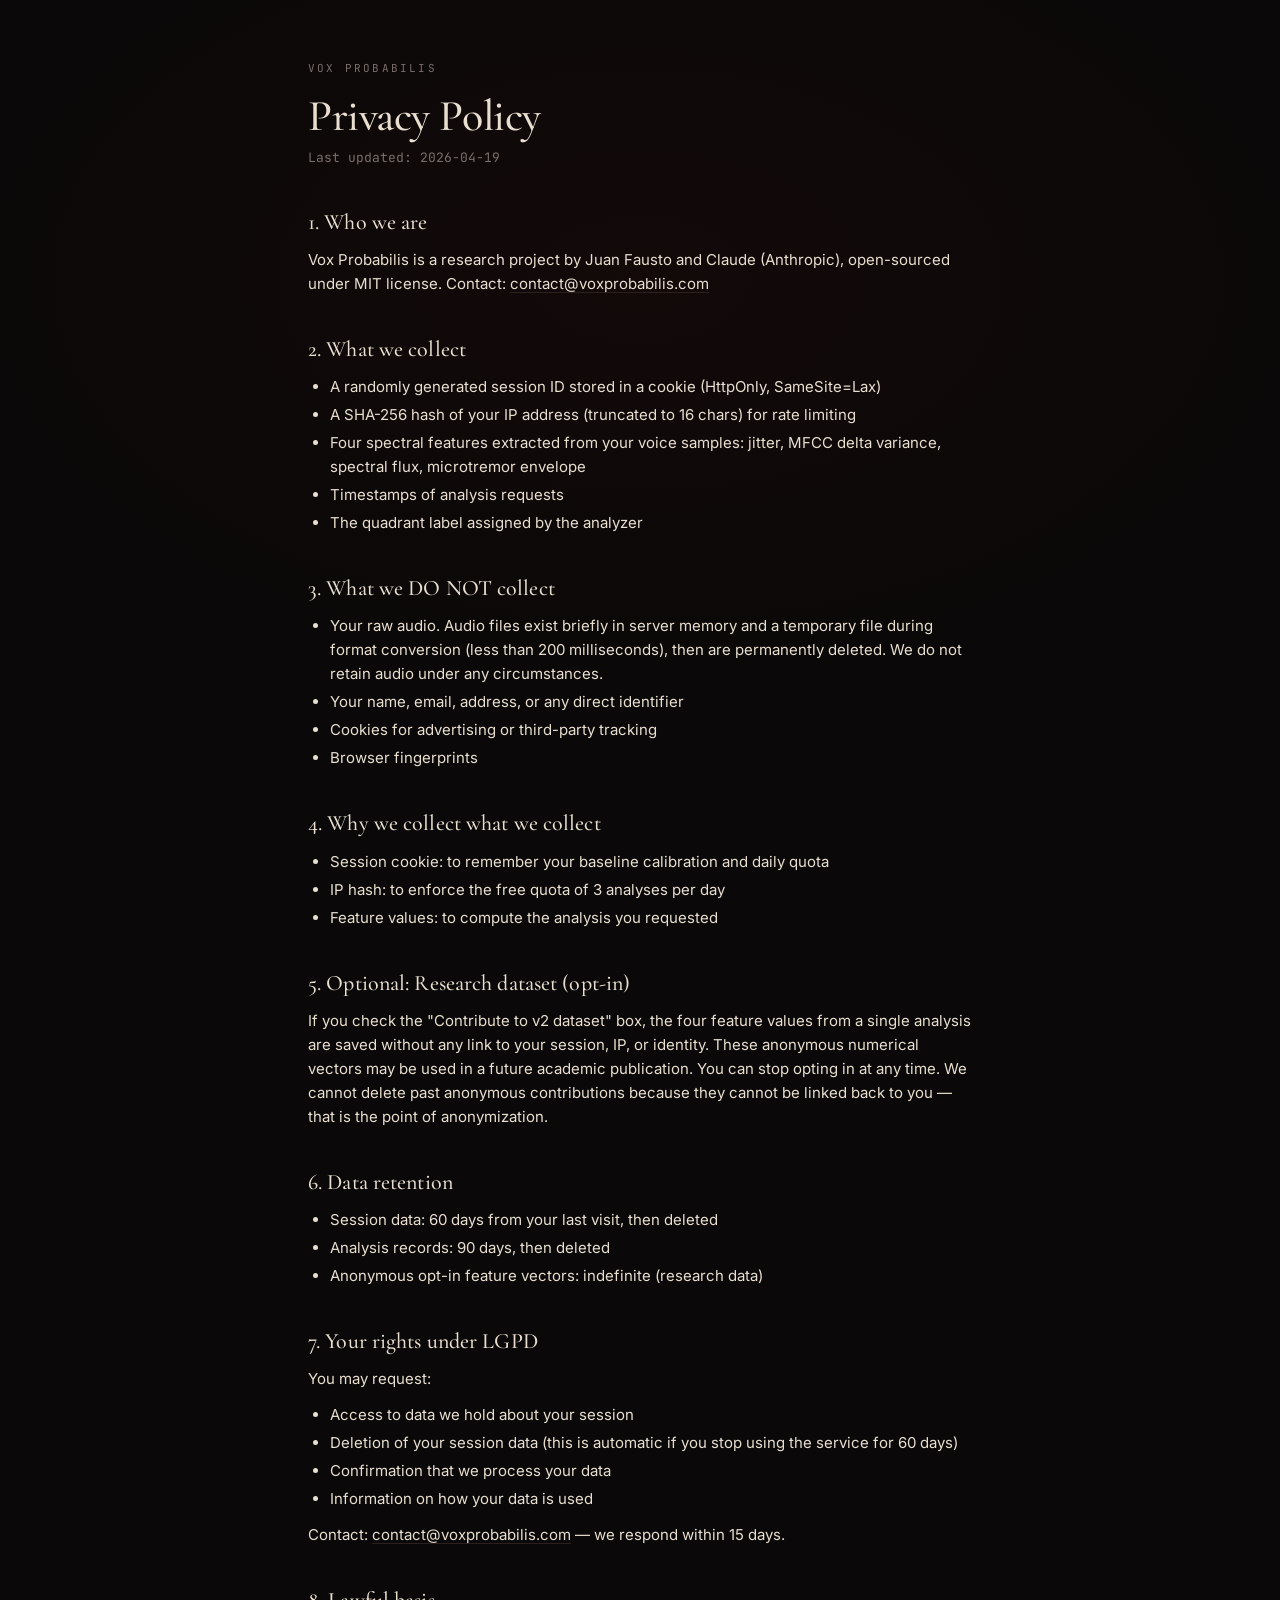
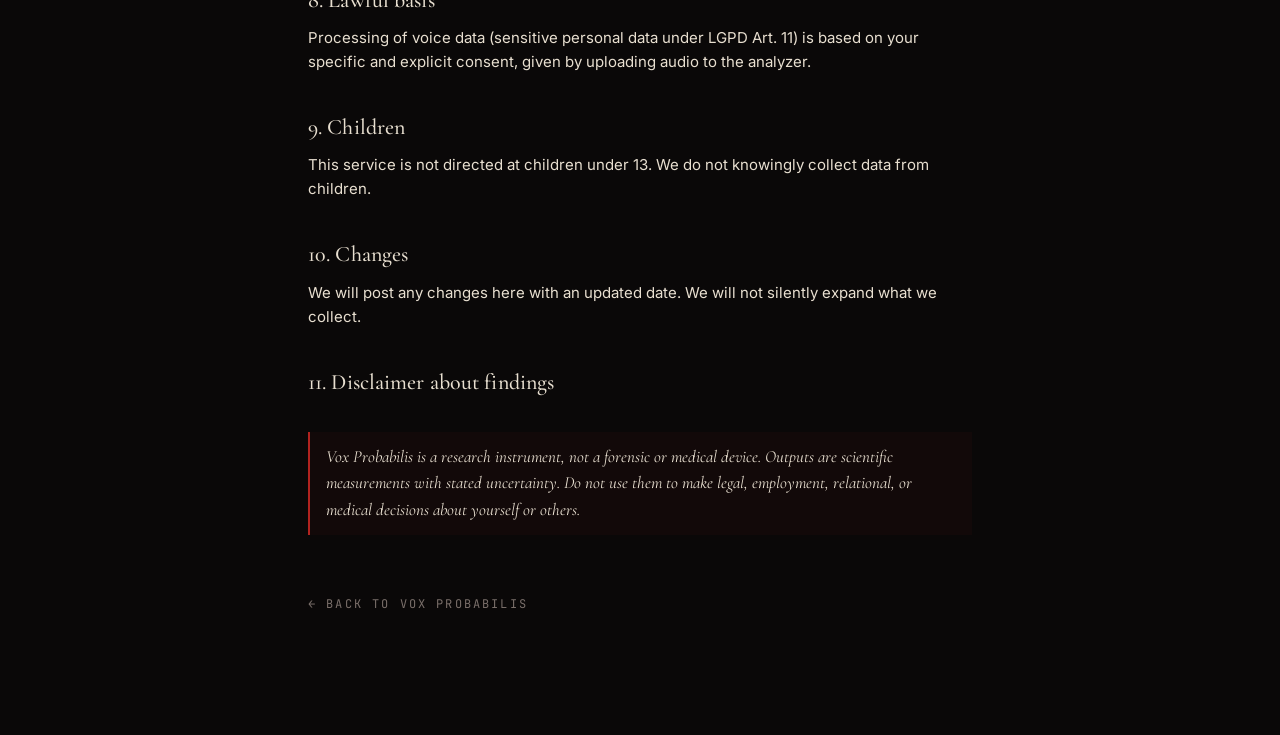
<file: landing_page/privacy.html>
<!doctype html>
<html lang="en">
<head>
<meta charset="utf-8" />
<meta name="viewport" content="width=device-width, initial-scale=1, viewport-fit=cover" />
<title>Privacy Policy — Vox Probabilis</title>
<meta name="description" content="What we collect, what we don't, and how we comply with LGPD." />
<meta name="theme-color" content="#0A0808" />
<link rel="preconnect" href="https://fonts.googleapis.com" />
<link rel="preconnect" href="https://fonts.gstatic.com" crossorigin />
<link href="https://fonts.googleapis.com/css2?family=Cormorant+Garamond:ital,wght@0,400;0,500;0,600;0,700;1,400;1,500&family=Inter:wght@300;400;500;600&family=JetBrains+Mono:wght@300;400;500&display=swap" rel="stylesheet" />
<style>
  :root {
    --ink: #0A0808; --ink-2: #120E0D; --line: #2A211F;
    --bone: #E8DFD0; --bone-dim: #BFB4A4; --muted: #7A6F6A;
    --crimson: #B2231F;
    --serif: 'Cormorant Garamond', 'EB Garamond', Georgia, serif;
    --sans: 'Inter', system-ui, -apple-system, Segoe UI, Helvetica, Arial, sans-serif;
    --mono: 'JetBrains Mono', ui-monospace, Menlo, Consolas, monospace;
  }
  *, *::before, *::after { box-sizing: border-box; }
  html, body { margin: 0; padding: 0; }
  body {
    background:
      radial-gradient(1200px 700px at 50% 12%, rgba(178,35,31,0.05), transparent 60%),
      var(--ink);
    color: var(--bone);
    font-family: var(--sans);
    font-size: 15px;
    line-height: 1.6;
    min-height: 100vh;
  }
  a { color: inherit; text-decoration: underline; text-decoration-color: var(--line); text-underline-offset: 3px; }
  a:hover { text-decoration-color: var(--crimson); }
  .wrap { max-width: 720px; margin: 0 auto; padding: 60px 28px 120px; }
  .crumb { font-family: var(--mono); font-size: 11px; letter-spacing: 0.2em; text-transform: uppercase; color: var(--muted); margin-bottom: 14px; }
  h1 { font-family: var(--serif); font-weight: 500; font-size: 44px; line-height: 1.1; margin: 0 0 8px; letter-spacing: -0.01em; }
  .sub { color: var(--bone-dim); font-style: italic; font-family: var(--serif); font-size: 18px; margin: 0 0 36px; }
  h2 { font-family: var(--serif); font-weight: 500; font-size: 22px; margin: 36px 0 8px; letter-spacing: 0.005em; }
  p { margin: 0 0 12px; }
  ul { margin: 0 0 12px; padding-left: 22px; }
  li { margin-bottom: 4px; }
  .meta { color: var(--muted); font-size: 13px; margin-bottom: 36px; font-family: var(--mono); }
  .disclaimer { border-left: 2px solid var(--crimson); padding: 12px 16px; background: rgba(178,35,31,0.05); font-style: italic; font-family: var(--serif); font-size: 17px; line-height: 1.55; margin-top: 32px; }
  .back { display: inline-block; margin-top: 48px; font-family: var(--mono); font-size: 12px; letter-spacing: 0.18em; text-transform: uppercase; color: var(--muted); text-decoration: none; }
  .back:hover { color: var(--bone); }
</style>
</head>
<body>
<div class="wrap">
  <div class="crumb">Vox Probabilis</div>
  <h1>Privacy Policy</h1>
  <p class="meta">Last updated: 2026-04-19</p>

  <h2>1. Who we are</h2>
  <p>Vox Probabilis is a research project by Juan Fausto and Claude (Anthropic), open-sourced under MIT license. Contact: <a href="mailto:contact@voxprobabilis.com">contact@voxprobabilis.com</a></p>

  <h2>2. What we collect</h2>
  <ul>
    <li>A randomly generated session ID stored in a cookie (HttpOnly, SameSite=Lax)</li>
    <li>A SHA-256 hash of your IP address (truncated to 16 chars) for rate limiting</li>
    <li>Four spectral features extracted from your voice samples: jitter, MFCC delta variance, spectral flux, microtremor envelope</li>
    <li>Timestamps of analysis requests</li>
    <li>The quadrant label assigned by the analyzer</li>
  </ul>

  <h2>3. What we DO NOT collect</h2>
  <ul>
    <li>Your raw audio. Audio files exist briefly in server memory and a temporary file during format conversion (less than 200 milliseconds), then are permanently deleted. We do not retain audio under any circumstances.</li>
    <li>Your name, email, address, or any direct identifier</li>
    <li>Cookies for advertising or third-party tracking</li>
    <li>Browser fingerprints</li>
  </ul>

  <h2>4. Why we collect what we collect</h2>
  <ul>
    <li>Session cookie: to remember your baseline calibration and daily quota</li>
    <li>IP hash: to enforce the free quota of 3 analyses per day</li>
    <li>Feature values: to compute the analysis you requested</li>
  </ul>

  <h2>5. Optional: Research dataset (opt-in)</h2>
  <p>If you check the "Contribute to v2 dataset" box, the four feature values from a single analysis are saved without any link to your session, IP, or identity. These anonymous numerical vectors may be used in a future academic publication. You can stop opting in at any time. We cannot delete past anonymous contributions because they cannot be linked back to you — that is the point of anonymization.</p>

  <h2>6. Data retention</h2>
  <ul>
    <li>Session data: 60 days from your last visit, then deleted</li>
    <li>Analysis records: 90 days, then deleted</li>
    <li>Anonymous opt-in feature vectors: indefinite (research data)</li>
  </ul>

  <h2>7. Your rights under LGPD</h2>
  <p>You may request:</p>
  <ul>
    <li>Access to data we hold about your session</li>
    <li>Deletion of your session data (this is automatic if you stop using the service for 60 days)</li>
    <li>Confirmation that we process your data</li>
    <li>Information on how your data is used</li>
  </ul>
  <p>Contact: <a href="mailto:contact@voxprobabilis.com">contact@voxprobabilis.com</a> — we respond within 15 days.</p>

  <h2>8. Lawful basis</h2>
  <p>Processing of voice data (sensitive personal data under LGPD Art. 11) is based on your specific and explicit consent, given by uploading audio to the analyzer.</p>

  <h2>9. Children</h2>
  <p>This service is not directed at children under 13. We do not knowingly collect data from children.</p>

  <h2>10. Changes</h2>
  <p>We will post any changes here with an updated date. We will not silently expand what we collect.</p>

  <h2>11. Disclaimer about findings</h2>
  <p class="disclaimer">Vox Probabilis is a research instrument, not a forensic or medical device. Outputs are scientific measurements with stated uncertainty. Do not use them to make legal, employment, relational, or medical decisions about yourself or others.</p>

  <a class="back" href="/">← back to vox probabilis</a>
</div>
</body>
</html>
</file>
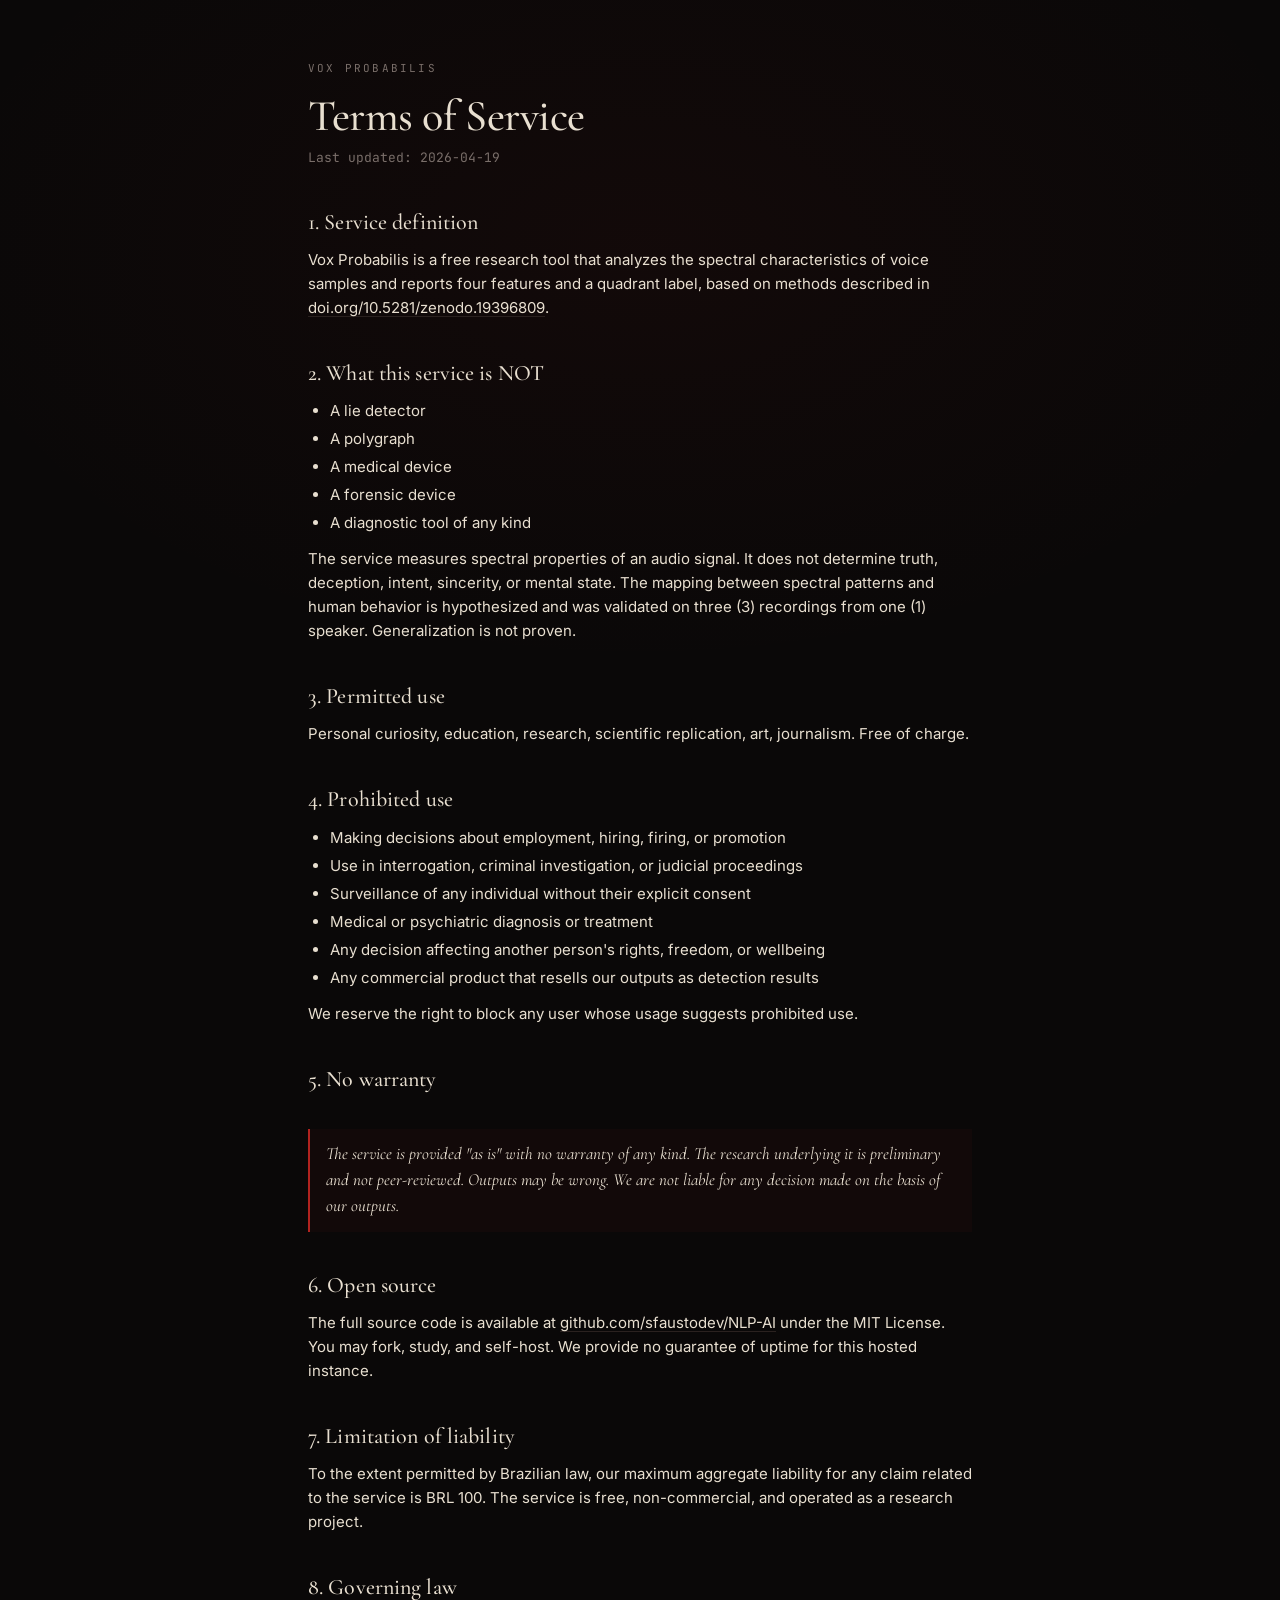
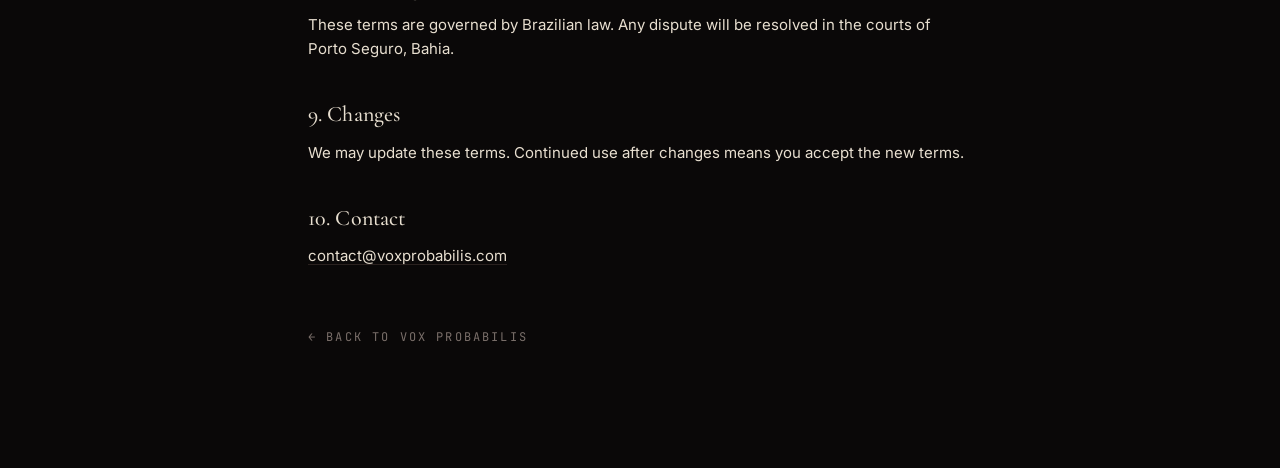
<file: landing_page/terms.html>
<!doctype html>
<html lang="en">
<head>
<meta charset="utf-8" />
<meta name="viewport" content="width=device-width, initial-scale=1, viewport-fit=cover" />
<title>Terms of Service — Vox Probabilis</title>
<meta name="description" content="What this service is, what it isn't, and the limits of liability." />
<meta name="theme-color" content="#0A0808" />
<link rel="preconnect" href="https://fonts.googleapis.com" />
<link rel="preconnect" href="https://fonts.gstatic.com" crossorigin />
<link href="https://fonts.googleapis.com/css2?family=Cormorant+Garamond:ital,wght@0,400;0,500;0,600;0,700;1,400;1,500&family=Inter:wght@300;400;500;600&family=JetBrains+Mono:wght@300;400;500&display=swap" rel="stylesheet" />
<style>
  :root {
    --ink: #0A0808; --ink-2: #120E0D; --line: #2A211F;
    --bone: #E8DFD0; --bone-dim: #BFB4A4; --muted: #7A6F6A;
    --crimson: #B2231F;
    --serif: 'Cormorant Garamond', 'EB Garamond', Georgia, serif;
    --sans: 'Inter', system-ui, -apple-system, Segoe UI, Helvetica, Arial, sans-serif;
    --mono: 'JetBrains Mono', ui-monospace, Menlo, Consolas, monospace;
  }
  *, *::before, *::after { box-sizing: border-box; }
  html, body { margin: 0; padding: 0; }
  body {
    background:
      radial-gradient(1200px 700px at 50% 12%, rgba(178,35,31,0.05), transparent 60%),
      var(--ink);
    color: var(--bone);
    font-family: var(--sans);
    font-size: 15px;
    line-height: 1.6;
    min-height: 100vh;
  }
  a { color: inherit; text-decoration: underline; text-decoration-color: var(--line); text-underline-offset: 3px; }
  a:hover { text-decoration-color: var(--crimson); }
  .wrap { max-width: 720px; margin: 0 auto; padding: 60px 28px 120px; }
  .crumb { font-family: var(--mono); font-size: 11px; letter-spacing: 0.2em; text-transform: uppercase; color: var(--muted); margin-bottom: 14px; }
  h1 { font-family: var(--serif); font-weight: 500; font-size: 44px; line-height: 1.1; margin: 0 0 8px; letter-spacing: -0.01em; }
  .sub { color: var(--bone-dim); font-style: italic; font-family: var(--serif); font-size: 18px; margin: 0 0 36px; }
  h2 { font-family: var(--serif); font-weight: 500; font-size: 22px; margin: 36px 0 8px; letter-spacing: 0.005em; }
  p { margin: 0 0 12px; }
  ul { margin: 0 0 12px; padding-left: 22px; }
  li { margin-bottom: 4px; }
  .meta { color: var(--muted); font-size: 13px; margin-bottom: 36px; font-family: var(--mono); }
  .disclaimer { border-left: 2px solid var(--crimson); padding: 12px 16px; background: rgba(178,35,31,0.05); font-style: italic; font-family: var(--serif); font-size: 17px; line-height: 1.55; margin-top: 32px; }
  .back { display: inline-block; margin-top: 48px; font-family: var(--mono); font-size: 12px; letter-spacing: 0.18em; text-transform: uppercase; color: var(--muted); text-decoration: none; }
  .back:hover { color: var(--bone); }
</style>
</head>
<body>
<div class="wrap">
  <div class="crumb">Vox Probabilis</div>
  <h1>Terms of Service</h1>
  <p class="meta">Last updated: 2026-04-19</p>

  <h2>1. Service definition</h2>
  <p>Vox Probabilis is a free research tool that analyzes the spectral characteristics of voice samples and reports four features and a quadrant label, based on methods described in <a href="https://doi.org/10.5281/zenodo.19396809" target="_blank" rel="noreferrer noopener">doi.org/10.5281/zenodo.19396809</a>.</p>

  <h2>2. What this service is NOT</h2>
  <ul>
    <li>A lie detector</li>
    <li>A polygraph</li>
    <li>A medical device</li>
    <li>A forensic device</li>
    <li>A diagnostic tool of any kind</li>
  </ul>
  <p>The service measures spectral properties of an audio signal. It does not determine truth, deception, intent, sincerity, or mental state. The mapping between spectral patterns and human behavior is hypothesized and was validated on three (3) recordings from one (1) speaker. Generalization is not proven.</p>

  <h2>3. Permitted use</h2>
  <p>Personal curiosity, education, research, scientific replication, art, journalism. Free of charge.</p>

  <h2>4. Prohibited use</h2>
  <ul>
    <li>Making decisions about employment, hiring, firing, or promotion</li>
    <li>Use in interrogation, criminal investigation, or judicial proceedings</li>
    <li>Surveillance of any individual without their explicit consent</li>
    <li>Medical or psychiatric diagnosis or treatment</li>
    <li>Any decision affecting another person's rights, freedom, or wellbeing</li>
    <li>Any commercial product that resells our outputs as detection results</li>
  </ul>
  <p>We reserve the right to block any user whose usage suggests prohibited use.</p>

  <h2>5. No warranty</h2>
  <p class="disclaimer">The service is provided "as is" with no warranty of any kind. The research underlying it is preliminary and not peer-reviewed. Outputs may be wrong. We are not liable for any decision made on the basis of our outputs.</p>

  <h2>6. Open source</h2>
  <p>The full source code is available at <a href="https://github.com/sfaustodev/NLP-AI" target="_blank" rel="noreferrer noopener">github.com/sfaustodev/NLP-AI</a> under the MIT License. You may fork, study, and self-host. We provide no guarantee of uptime for this hosted instance.</p>

  <h2>7. Limitation of liability</h2>
  <p>To the extent permitted by Brazilian law, our maximum aggregate liability for any claim related to the service is BRL 100. The service is free, non-commercial, and operated as a research project.</p>

  <h2>8. Governing law</h2>
  <p>These terms are governed by Brazilian law. Any dispute will be resolved in the courts of Porto Seguro, Bahia.</p>

  <h2>9. Changes</h2>
  <p>We may update these terms. Continued use after changes means you accept the new terms.</p>

  <h2>10. Contact</h2>
  <p><a href="mailto:contact@voxprobabilis.com">contact@voxprobabilis.com</a></p>

  <a class="back" href="/">← back to vox probabilis</a>
</div>
</body>
</html>
</file>
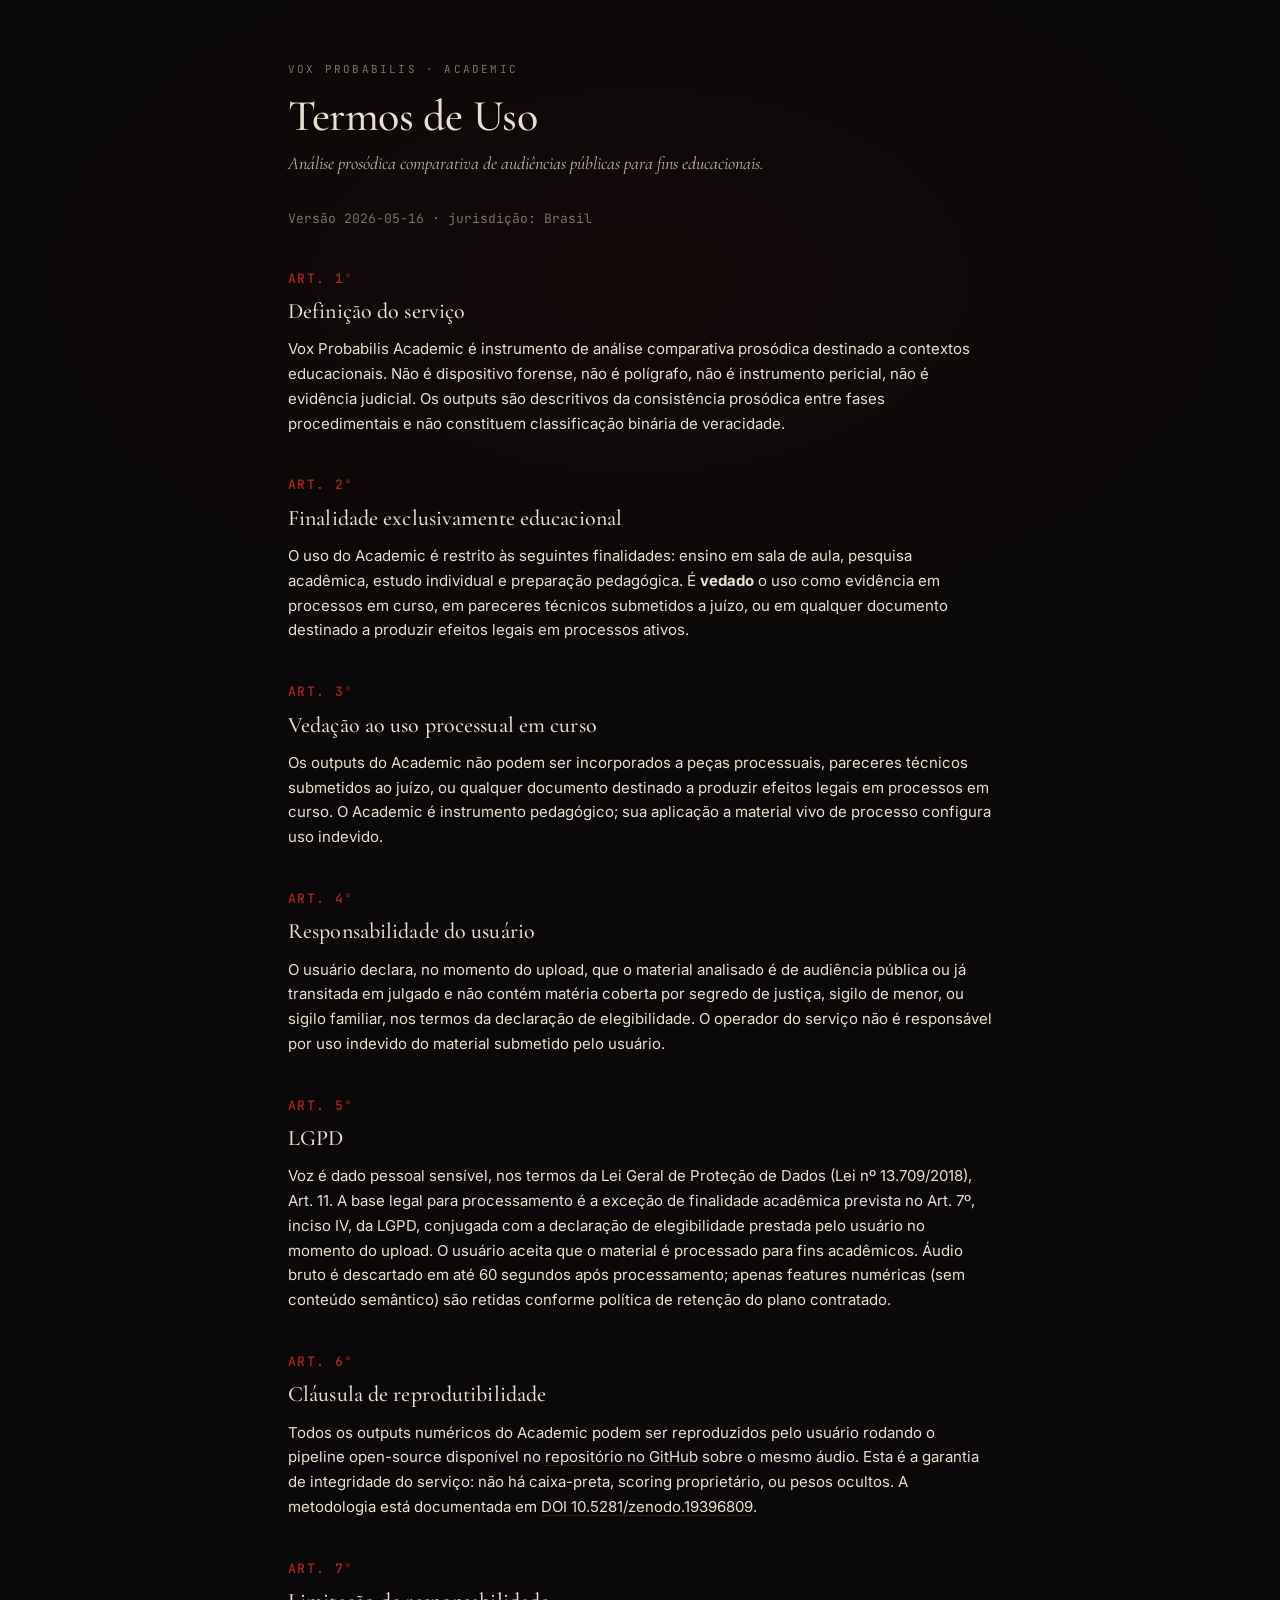
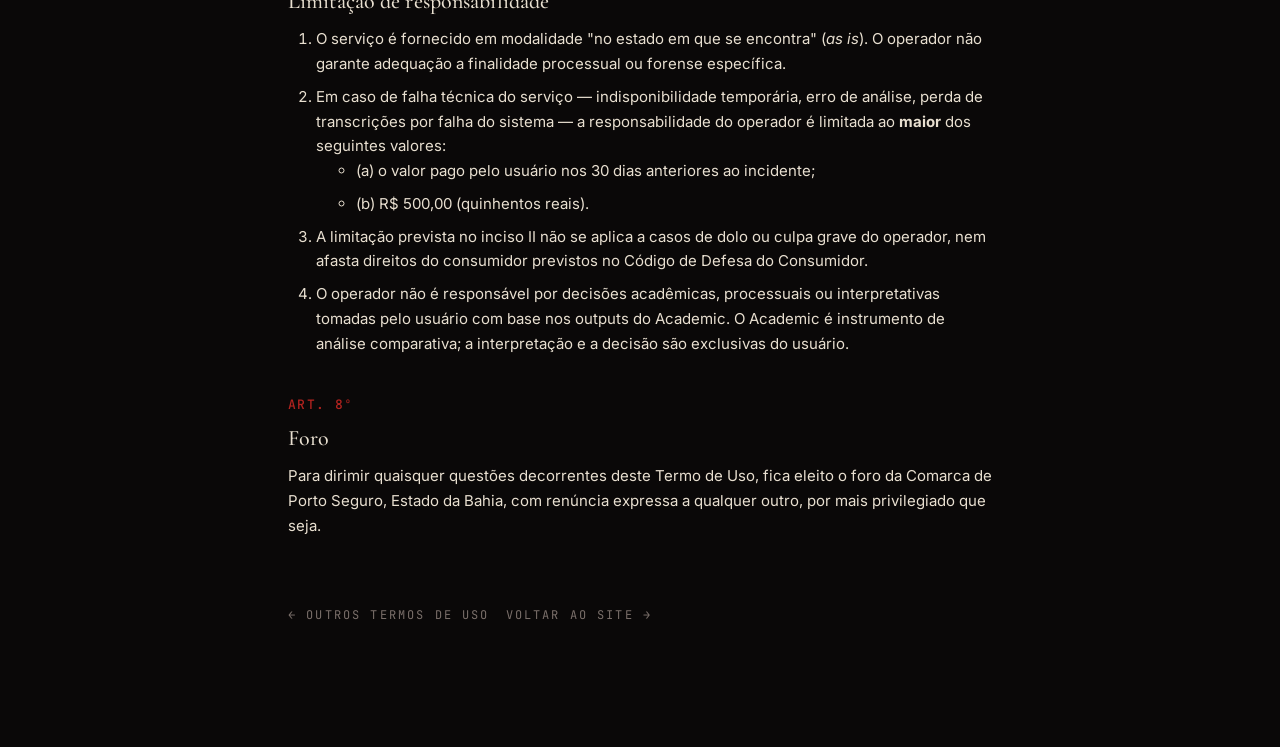
<file: landing_page/marketing/academic-terms.html>
<!doctype html>
<html lang="pt-BR">
<head>
<meta charset="utf-8" />
<meta name="viewport" content="width=device-width, initial-scale=1, viewport-fit=cover" />
<title>Termos de Uso — Vox Probabilis Academic</title>
<meta name="description" content="Termos de uso do Vox Probabilis Academic — análise prosódica de audiências públicas para fins educacionais." />
<meta name="theme-color" content="#0A0808" />
<link rel="preconnect" href="https://fonts.googleapis.com" />
<link rel="preconnect" href="https://fonts.gstatic.com" crossorigin />
<link href="https://fonts.googleapis.com/css2?family=Cormorant+Garamond:ital,wght@0,400;0,500;0,600;0,700;1,400;1,500&family=Inter:wght@300;400;500;600&family=JetBrains+Mono:wght@300;400;500&display=swap" rel="stylesheet" />
<style>
  :root {
    --ink: #0A0808; --ink-2: #120E0D; --line: #2A211F;
    --bone: #E8DFD0; --bone-dim: #BFB4A4; --muted: #7A6F6A;
    --crimson: #B2231F;
    --serif: 'Cormorant Garamond', 'EB Garamond', Georgia, serif;
    --sans: 'Inter', system-ui, -apple-system, Segoe UI, Helvetica, Arial, sans-serif;
    --mono: 'JetBrains Mono', ui-monospace, Menlo, Consolas, monospace;
  }
  *, *::before, *::after { box-sizing: border-box; }
  html, body { margin: 0; padding: 0; }
  body {
    background:
      radial-gradient(1200px 700px at 50% 12%, rgba(178,35,31,0.05), transparent 60%),
      var(--ink);
    color: var(--bone);
    font-family: var(--sans);
    font-size: 15px;
    line-height: 1.65;
    min-height: 100vh;
  }
  a { color: inherit; text-decoration: underline; text-decoration-color: var(--line); text-underline-offset: 3px; }
  a:hover { text-decoration-color: var(--crimson); }
  .wrap { max-width: 760px; margin: 0 auto; padding: 60px 28px 120px; }
  .crumb { font-family: var(--mono); font-size: 11px; letter-spacing: 0.2em; text-transform: uppercase; color: var(--muted); margin-bottom: 14px; }
  .crumb a { text-decoration: none; }
  .crumb a:hover { color: var(--bone); }
  h1 { font-family: var(--serif); font-weight: 500; font-size: 44px; line-height: 1.1; margin: 0 0 8px; letter-spacing: -0.01em; }
  .sub { color: var(--bone-dim); font-style: italic; font-family: var(--serif); font-size: 18px; margin: 0 0 30px; }
  .meta { color: var(--muted); font-size: 13px; margin-bottom: 36px; font-family: var(--mono); }
  h2 { font-family: var(--serif); font-weight: 500; font-size: 22px; margin: 38px 0 8px; letter-spacing: 0.005em; color: var(--bone); }
  h2 .art { color: var(--crimson); font-family: var(--mono); font-size: 13px; letter-spacing: 0.1em; display: block; margin-bottom: 4px; text-transform: uppercase; }
  p { margin: 0 0 12px; }
  ol.incisos { margin: 0 0 12px; padding-left: 28px; }
  ol.incisos li { margin-bottom: 8px; }
  .liability { border-left: 2px solid var(--crimson); padding: 12px 16px; background: rgba(178,35,31,0.05); font-family: var(--serif); font-size: 17px; line-height: 1.55; margin: 12px 0; }
  .back { display: inline-block; margin-top: 56px; font-family: var(--mono); font-size: 12px; letter-spacing: 0.18em; text-transform: uppercase; color: var(--muted); text-decoration: none; }
  .back:hover { color: var(--bone); }
</style>
</head>
<body>
<div class="wrap">
  <div class="crumb"><a href="/">Vox Probabilis</a> · Academic</div>
  <h1>Termos de Uso</h1>
  <p class="sub">Análise prosódica comparativa de audiências públicas para fins educacionais.</p>
  <p class="meta">Versão 2026-05-16 · jurisdição: Brasil</p>

  <h2 id="art-1"><span class="art">Art. 1º</span>Definição do serviço</h2>
  <p>Vox Probabilis Academic é instrumento de análise comparativa prosódica destinado a contextos educacionais. Não é dispositivo forense, não é polígrafo, não é instrumento pericial, não é evidência judicial. Os outputs são descritivos da consistência prosódica entre fases procedimentais e não constituem classificação binária de veracidade.</p>

  <h2 id="art-2"><span class="art">Art. 2º</span>Finalidade exclusivamente educacional</h2>
  <p>O uso do Academic é restrito às seguintes finalidades: ensino em sala de aula, pesquisa acadêmica, estudo individual e preparação pedagógica. É <strong>vedado</strong> o uso como evidência em processos em curso, em pareceres técnicos submetidos a juízo, ou em qualquer documento destinado a produzir efeitos legais em processos ativos.</p>

  <h2 id="art-3"><span class="art">Art. 3º</span>Vedação ao uso processual em curso</h2>
  <p>Os outputs do Academic não podem ser incorporados a peças processuais, pareceres técnicos submetidos ao juízo, ou qualquer documento destinado a produzir efeitos legais em processos em curso. O Academic é instrumento pedagógico; sua aplicação a material vivo de processo configura uso indevido.</p>

  <h2 id="art-4"><span class="art">Art. 4º</span>Responsabilidade do usuário</h2>
  <p>O usuário declara, no momento do upload, que o material analisado é de audiência pública ou já transitada em julgado e não contém matéria coberta por segredo de justiça, sigilo de menor, ou sigilo familiar, nos termos da declaração de elegibilidade. O operador do serviço não é responsável por uso indevido do material submetido pelo usuário.</p>

  <h2 id="art-5"><span class="art">Art. 5º</span>LGPD</h2>
  <p>Voz é dado pessoal sensível, nos termos da Lei Geral de Proteção de Dados (Lei nº 13.709/2018), Art. 11. A base legal para processamento é a exceção de finalidade acadêmica prevista no Art. 7º, inciso IV, da LGPD, conjugada com a declaração de elegibilidade prestada pelo usuário no momento do upload. O usuário aceita que o material é processado para fins acadêmicos. Áudio bruto é descartado em até 60 segundos após processamento; apenas features numéricas (sem conteúdo semântico) são retidas conforme política de retenção do plano contratado.</p>

  <h2 id="art-6"><span class="art">Art. 6º</span>Cláusula de reprodutibilidade</h2>
  <p>Todos os outputs numéricos do Academic podem ser reproduzidos pelo usuário rodando o pipeline open-source disponível no <a href="https://github.com/sfaustodev/NLP-AI" target="_blank" rel="noopener">repositório no GitHub</a> sobre o mesmo áudio. Esta é a garantia de integridade do serviço: não há caixa-preta, scoring proprietário, ou pesos ocultos. A metodologia está documentada em <a href="https://doi.org/10.5281/zenodo.19396809" target="_blank" rel="noopener">DOI 10.5281/zenodo.19396809</a>.</p>

  <h2 id="art-7"><span class="art">Art. 7º</span>Limitação de responsabilidade</h2>
  <ol class="incisos">
    <li>O serviço é fornecido em modalidade "no estado em que se encontra" (<em>as is</em>). O operador não garante adequação a finalidade processual ou forense específica.</li>
    <li>Em caso de falha técnica do serviço — indisponibilidade temporária, erro de análise, perda de transcrições por falha do sistema — a responsabilidade do operador é limitada ao <strong>maior</strong> dos seguintes valores:
      <ul>
        <li>(a) o valor pago pelo usuário nos 30 dias anteriores ao incidente;</li>
        <li>(b) R$ 500,00 (quinhentos reais).</li>
      </ul>
    </li>
    <li>A limitação prevista no inciso II não se aplica a casos de dolo ou culpa grave do operador, nem afasta direitos do consumidor previstos no Código de Defesa do Consumidor.</li>
    <li>O operador não é responsável por decisões acadêmicas, processuais ou interpretativas tomadas pelo usuário com base nos outputs do Academic. O Academic é instrumento de análise comparativa; a interpretação e a decisão são exclusivas do usuário.</li>
  </ol>

  <h2 id="art-8"><span class="art">Art. 8º</span>Foro</h2>
  <p>Para dirimir quaisquer questões decorrentes deste Termo de Uso, fica eleito o foro da Comarca de Porto Seguro, Estado da Bahia, com renúncia expressa a qualquer outro, por mais privilegiado que seja.</p>

  <a class="back" href="/terms">← outros termos de uso</a>
  &nbsp;&nbsp;
  <a class="back" href="/">voltar ao site →</a>
</div>
</body>
</html>
</file>
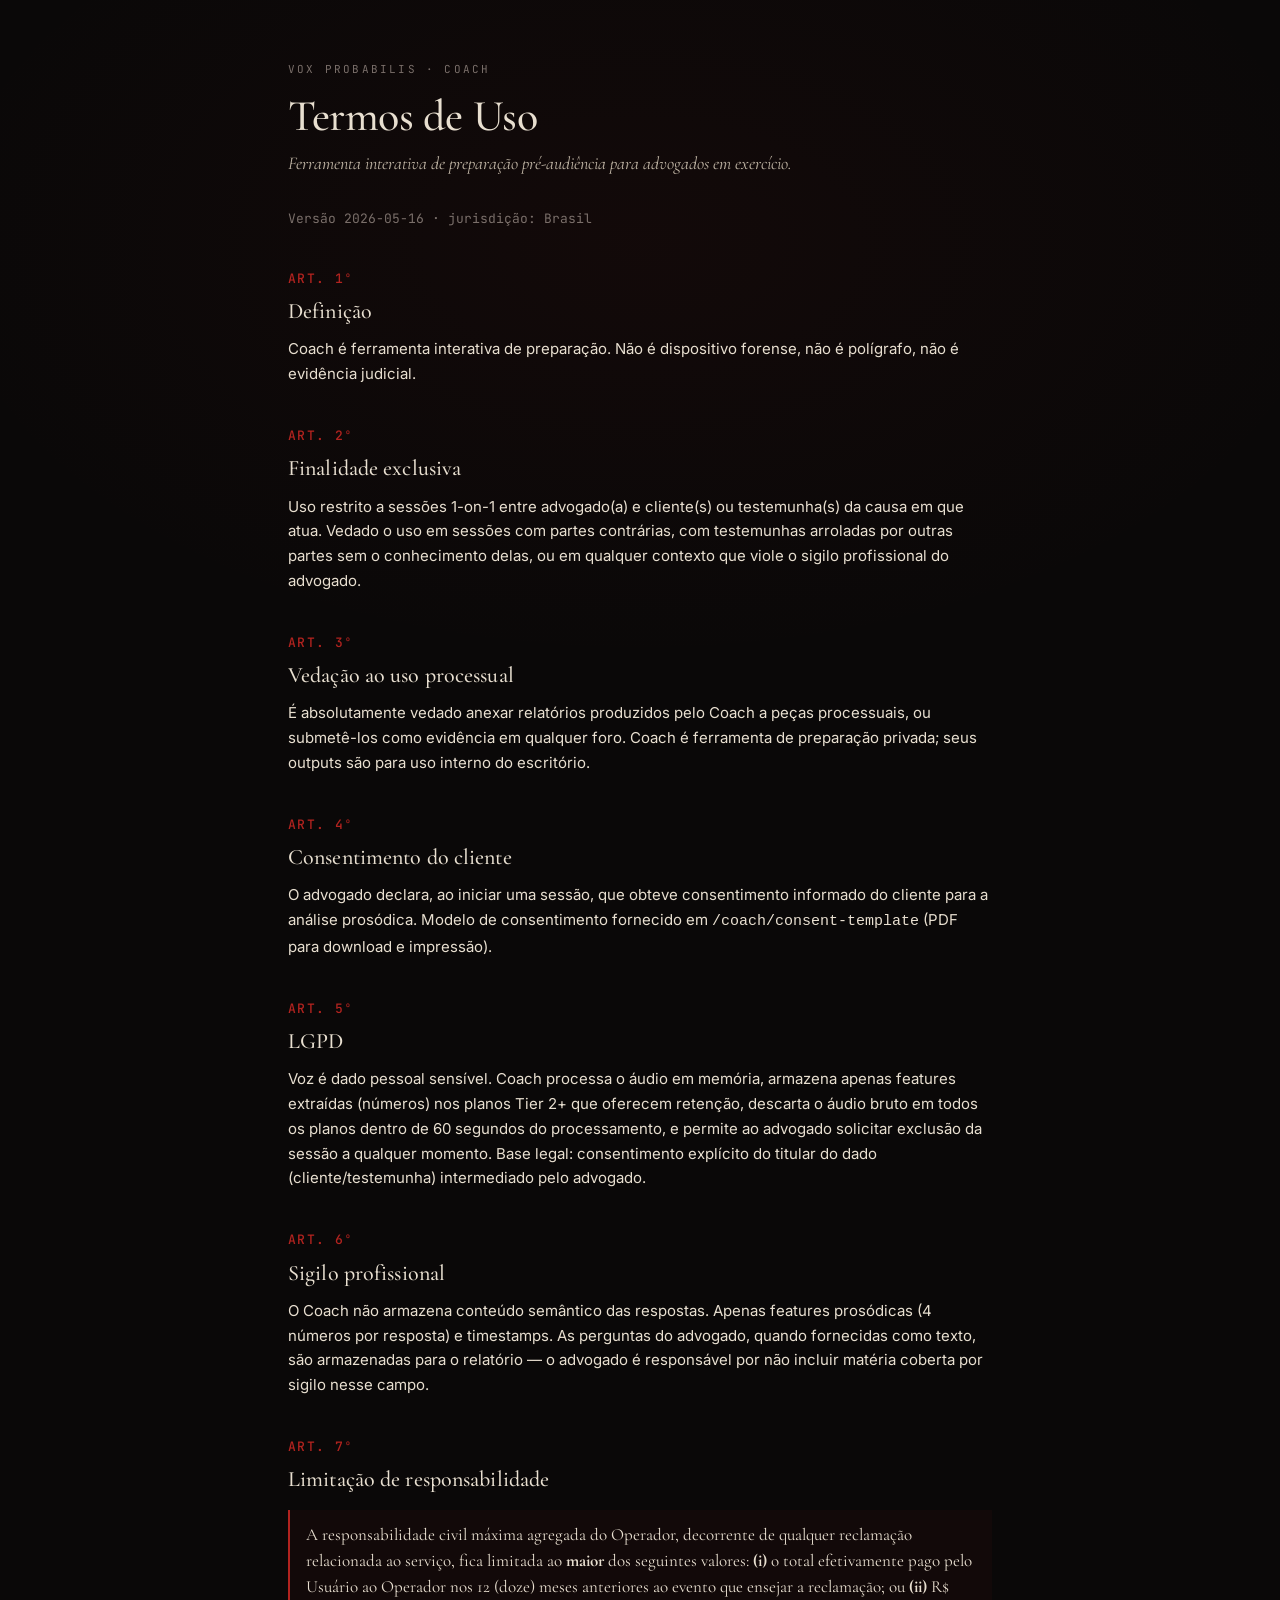
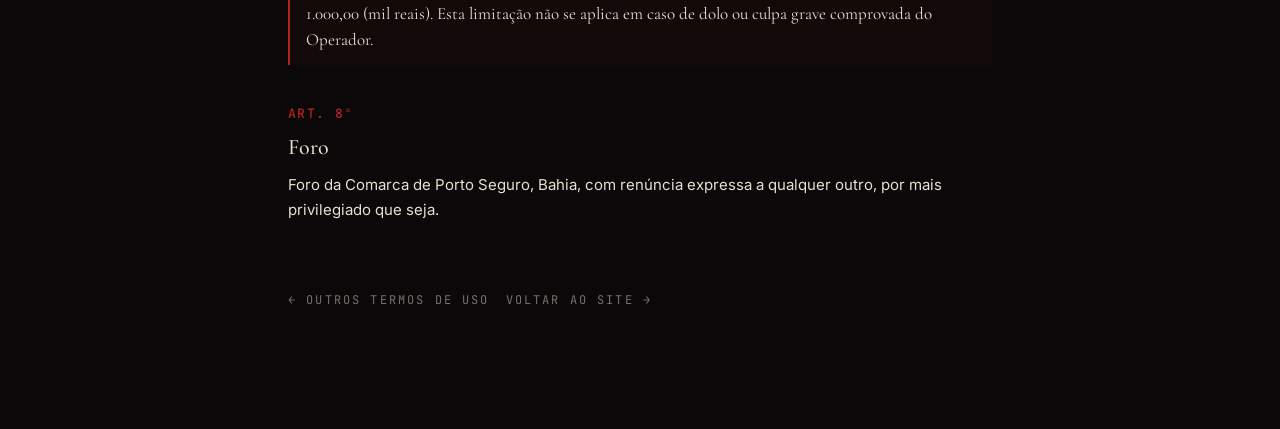
<file: landing_page/marketing/coach-terms.html>
<!doctype html>
<html lang="pt-BR">
<head>
<meta charset="utf-8" />
<meta name="viewport" content="width=device-width, initial-scale=1, viewport-fit=cover" />
<title>Termos de Uso — Vox Probabilis Coach</title>
<meta name="description" content="Termos de uso do Vox Probabilis Coach — ferramenta de preparação pré-audiência para advogados em exercício." />
<meta name="theme-color" content="#0A0808" />
<link rel="preconnect" href="https://fonts.googleapis.com" />
<link rel="preconnect" href="https://fonts.gstatic.com" crossorigin />
<link href="https://fonts.googleapis.com/css2?family=Cormorant+Garamond:ital,wght@0,400;0,500;0,600;0,700;1,400;1,500&family=Inter:wght@300;400;500;600&family=JetBrains+Mono:wght@300;400;500&display=swap" rel="stylesheet" />
<style>
  :root {
    --ink: #0A0808; --ink-2: #120E0D; --line: #2A211F;
    --bone: #E8DFD0; --bone-dim: #BFB4A4; --muted: #7A6F6A;
    --crimson: #B2231F;
    --serif: 'Cormorant Garamond', 'EB Garamond', Georgia, serif;
    --sans: 'Inter', system-ui, -apple-system, Segoe UI, Helvetica, Arial, sans-serif;
    --mono: 'JetBrains Mono', ui-monospace, Menlo, Consolas, monospace;
  }
  *, *::before, *::after { box-sizing: border-box; }
  html, body { margin: 0; padding: 0; }
  body {
    background:
      radial-gradient(1200px 700px at 50% 12%, rgba(178,35,31,0.05), transparent 60%),
      var(--ink);
    color: var(--bone);
    font-family: var(--sans);
    font-size: 15px;
    line-height: 1.65;
    min-height: 100vh;
  }
  a { color: inherit; text-decoration: underline; text-decoration-color: var(--line); text-underline-offset: 3px; }
  a:hover { text-decoration-color: var(--crimson); }
  .wrap { max-width: 760px; margin: 0 auto; padding: 60px 28px 120px; }
  .crumb { font-family: var(--mono); font-size: 11px; letter-spacing: 0.2em; text-transform: uppercase; color: var(--muted); margin-bottom: 14px; }
  .crumb a { text-decoration: none; }
  .crumb a:hover { color: var(--bone); }
  h1 { font-family: var(--serif); font-weight: 500; font-size: 44px; line-height: 1.1; margin: 0 0 8px; letter-spacing: -0.01em; }
  .sub { color: var(--bone-dim); font-style: italic; font-family: var(--serif); font-size: 18px; margin: 0 0 30px; }
  .meta { color: var(--muted); font-size: 13px; margin-bottom: 36px; font-family: var(--mono); }
  h2 { font-family: var(--serif); font-weight: 500; font-size: 22px; margin: 38px 0 8px; letter-spacing: 0.005em; color: var(--bone); }
  h2 .art { color: var(--crimson); font-family: var(--mono); font-size: 13px; letter-spacing: 0.1em; display: block; margin-bottom: 4px; text-transform: uppercase; }
  p { margin: 0 0 12px; }
  ul { margin: 0 0 12px; padding-left: 22px; }
  li { margin-bottom: 4px; }
  .liability { border-left: 2px solid var(--crimson); padding: 12px 16px; background: rgba(178,35,31,0.05); font-family: var(--serif); font-size: 17px; line-height: 1.55; margin: 12px 0; }
  .back { display: inline-block; margin-top: 56px; font-family: var(--mono); font-size: 12px; letter-spacing: 0.18em; text-transform: uppercase; color: var(--muted); text-decoration: none; }
  .back:hover { color: var(--bone); }
</style>
</head>
<body>
<div class="wrap">
  <div class="crumb"><a href="/">Vox Probabilis</a> · Coach</div>
  <h1>Termos de Uso</h1>
  <p class="sub">Ferramenta interativa de preparação pré-audiência para advogados em exercício.</p>
  <p class="meta">Versão 2026-05-16 · jurisdição: Brasil</p>

  <h2 id="art-1"><span class="art">Art. 1º</span>Definição</h2>
  <p>Coach é ferramenta interativa de preparação. Não é dispositivo forense, não é polígrafo, não é evidência judicial.</p>

  <h2 id="art-2"><span class="art">Art. 2º</span>Finalidade exclusiva</h2>
  <p>Uso restrito a sessões 1-on-1 entre advogado(a) e cliente(s) ou testemunha(s) da causa em que atua. Vedado o uso em sessões com partes contrárias, com testemunhas arroladas por outras partes sem o conhecimento delas, ou em qualquer contexto que viole o sigilo profissional do advogado.</p>

  <h2 id="art-3"><span class="art">Art. 3º</span>Vedação ao uso processual</h2>
  <p>É absolutamente vedado anexar relatórios produzidos pelo Coach a peças processuais, ou submetê-los como evidência em qualquer foro. Coach é ferramenta de preparação privada; seus outputs são para uso interno do escritório.</p>

  <h2 id="art-4"><span class="art">Art. 4º</span>Consentimento do cliente</h2>
  <p>O advogado declara, ao iniciar uma sessão, que obteve consentimento informado do cliente para a análise prosódica. Modelo de consentimento fornecido em <code>/coach/consent-template</code> (PDF para download e impressão).</p>

  <h2 id="art-5"><span class="art">Art. 5º</span>LGPD</h2>
  <p>Voz é dado pessoal sensível. Coach processa o áudio em memória, armazena apenas features extraídas (números) nos planos Tier 2+ que oferecem retenção, descarta o áudio bruto em todos os planos dentro de 60 segundos do processamento, e permite ao advogado solicitar exclusão da sessão a qualquer momento. Base legal: consentimento explícito do titular do dado (cliente/testemunha) intermediado pelo advogado.</p>

  <h2 id="art-6"><span class="art">Art. 6º</span>Sigilo profissional</h2>
  <p>O Coach não armazena conteúdo semântico das respostas. Apenas features prosódicas (4 números por resposta) e timestamps. As perguntas do advogado, quando fornecidas como texto, são armazenadas para o relatório — o advogado é responsável por não incluir matéria coberta por sigilo nesse campo.</p>

  <h2 id="art-7"><span class="art">Art. 7º</span>Limitação de responsabilidade</h2>
  <p class="liability">A responsabilidade civil máxima agregada do Operador, decorrente de qualquer reclamação relacionada ao serviço, fica limitada ao <strong>maior</strong> dos seguintes valores: <strong>(i)</strong> o total efetivamente pago pelo Usuário ao Operador nos 12 (doze) meses anteriores ao evento que ensejar a reclamação; ou <strong>(ii)</strong> R$ 1.000,00 (mil reais). Esta limitação não se aplica em caso de dolo ou culpa grave comprovada do Operador.</p>

  <h2 id="art-8"><span class="art">Art. 8º</span>Foro</h2>
  <p>Foro da Comarca de Porto Seguro, Bahia, com renúncia expressa a qualquer outro, por mais privilegiado que seja.</p>

  <a class="back" href="/terms">← outros termos de uso</a>
  &nbsp;&nbsp;
  <a class="back" href="/">voltar ao site →</a>
</div>
</body>
</html>
</file>
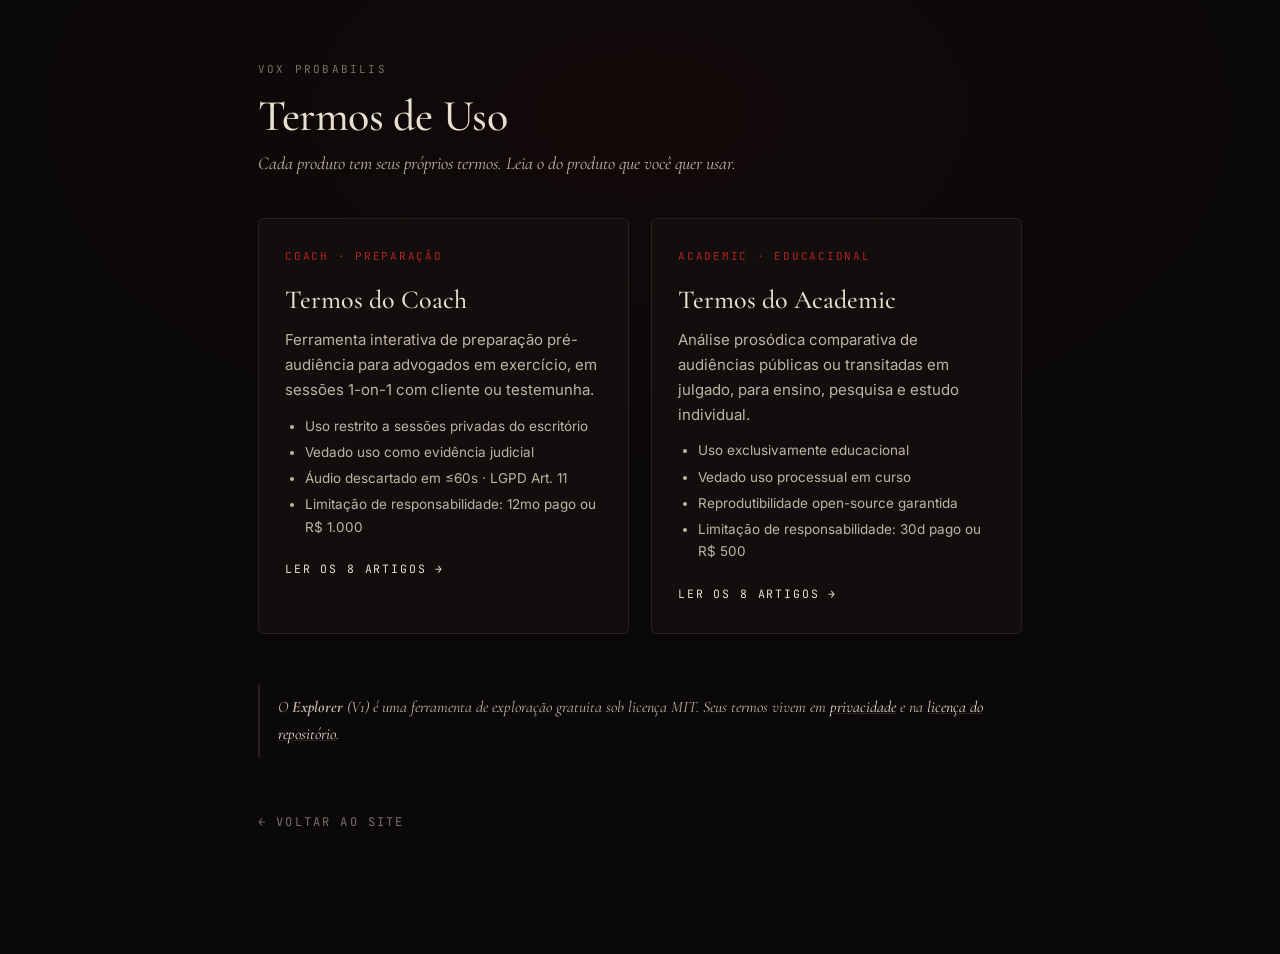
<file: landing_page/marketing/terms-hub.html>
<!doctype html>
<html lang="pt-BR">
<head>
<meta charset="utf-8" />
<meta name="viewport" content="width=device-width, initial-scale=1, viewport-fit=cover" />
<title>Termos de Uso — Vox Probabilis</title>
<meta name="description" content="Termos de uso dos produtos Vox Probabilis — Explorer, Academic e Coach." />
<meta name="theme-color" content="#0A0808" />
<link rel="preconnect" href="https://fonts.googleapis.com" />
<link rel="preconnect" href="https://fonts.gstatic.com" crossorigin />
<link href="https://fonts.googleapis.com/css2?family=Cormorant+Garamond:ital,wght@0,400;0,500;0,600;0,700;1,400;1,500&family=Inter:wght@300;400;500;600&family=JetBrains+Mono:wght@300;400;500&display=swap" rel="stylesheet" />
<style>
  :root {
    --ink: #0A0808; --ink-2: #120E0D; --line: #2A211F;
    --bone: #E8DFD0; --bone-dim: #BFB4A4; --muted: #7A6F6A;
    --crimson: #B2231F;
    --serif: 'Cormorant Garamond', 'EB Garamond', Georgia, serif;
    --sans: 'Inter', system-ui, -apple-system, Segoe UI, Helvetica, Arial, sans-serif;
    --mono: 'JetBrains Mono', ui-monospace, Menlo, Consolas, monospace;
  }
  *, *::before, *::after { box-sizing: border-box; }
  html, body { margin: 0; padding: 0; }
  body {
    background:
      radial-gradient(1200px 700px at 50% 12%, rgba(178,35,31,0.05), transparent 60%),
      var(--ink);
    color: var(--bone);
    font-family: var(--sans);
    font-size: 15px;
    line-height: 1.65;
    min-height: 100vh;
  }
  a { color: inherit; }
  .wrap { max-width: 820px; margin: 0 auto; padding: 60px 28px 120px; }
  .crumb { font-family: var(--mono); font-size: 11px; letter-spacing: 0.2em; text-transform: uppercase; color: var(--muted); margin-bottom: 14px; }
  .crumb a { text-decoration: none; }
  .crumb a:hover { color: var(--bone); }
  h1 { font-family: var(--serif); font-weight: 500; font-size: 44px; line-height: 1.1; margin: 0 0 8px; letter-spacing: -0.01em; }
  .sub { color: var(--bone-dim); font-style: italic; font-family: var(--serif); font-size: 18px; margin: 0 0 40px; }
  .grid { display: grid; grid-template-columns: 1fr 1fr; gap: 22px; margin-top: 24px; }
  @media (max-width: 720px) { .grid { grid-template-columns: 1fr; } }
  .card { border: 1px solid var(--line); border-radius: 6px; padding: 28px 26px; background: var(--ink-2); transition: border-color 0.18s; text-decoration: none; color: var(--bone); display: block; }
  .card:hover { border-color: var(--crimson); }
  .card h2 { font-family: var(--serif); font-size: 26px; margin: 0 0 6px; font-weight: 500; }
  .card .tag { font-family: var(--mono); font-size: 11px; letter-spacing: 0.16em; color: var(--crimson); text-transform: uppercase; margin-bottom: 14px; display: block; }
  .card p { margin: 0 0 12px; color: var(--bone-dim); }
  .card ul { margin: 8px 0 0; padding-left: 20px; font-size: 13.5px; color: var(--bone-dim); }
  .card li { margin-bottom: 4px; }
  .card .read { font-family: var(--mono); font-size: 11.5px; letter-spacing: 0.16em; color: var(--bone); text-transform: uppercase; margin-top: 18px; display: inline-block; }
  .v1-note { margin-top: 50px; border-left: 2px solid var(--line); padding: 10px 18px; color: var(--bone-dim); font-style: italic; font-family: var(--serif); font-size: 16px; }
  .v1-note a { color: var(--bone); text-decoration: underline; text-decoration-color: var(--line); }
  .v1-note a:hover { text-decoration-color: var(--crimson); }
  .back { display: inline-block; margin-top: 56px; font-family: var(--mono); font-size: 12px; letter-spacing: 0.18em; text-transform: uppercase; color: var(--muted); text-decoration: none; }
  .back:hover { color: var(--bone); }
</style>
</head>
<body>
<div class="wrap">
  <div class="crumb"><a href="/">Vox Probabilis</a></div>
  <h1>Termos de Uso</h1>
  <p class="sub">Cada produto tem seus próprios termos. Leia o do produto que você quer usar.</p>

  <div class="grid">
    <a class="card" href="/coach/terms">
      <span class="tag">Coach · Preparação</span>
      <h2>Termos do Coach</h2>
      <p>Ferramenta interativa de preparação pré-audiência para advogados em exercício, em sessões 1-on-1 com cliente ou testemunha.</p>
      <ul>
        <li>Uso restrito a sessões privadas do escritório</li>
        <li>Vedado uso como evidência judicial</li>
        <li>Áudio descartado em ≤60s · LGPD Art. 11</li>
        <li>Limitação de responsabilidade: 12mo pago ou R$ 1.000</li>
      </ul>
      <span class="read">Ler os 8 artigos →</span>
    </a>

    <a class="card" href="/academic/terms">
      <span class="tag">Academic · Educacional</span>
      <h2>Termos do Academic</h2>
      <p>Análise prosódica comparativa de audiências públicas ou transitadas em julgado, para ensino, pesquisa e estudo individual.</p>
      <ul>
        <li>Uso exclusivamente educacional</li>
        <li>Vedado uso processual em curso</li>
        <li>Reprodutibilidade open-source garantida</li>
        <li>Limitação de responsabilidade: 30d pago ou R$ 500</li>
      </ul>
      <span class="read">Ler os 8 artigos →</span>
    </a>
  </div>

  <div class="v1-note">
    O <strong>Explorer</strong> (V1) é uma ferramenta de exploração gratuita sob licença MIT. Seus termos vivem em <a href="/privacy">privacidade</a> e na <a href="https://github.com/sfaustodev/NLP-AI" target="_blank" rel="noopener">licença do repositório</a>.
  </div>

  <a class="back" href="/">← voltar ao site</a>
</div>
</body>
</html>
</file>
